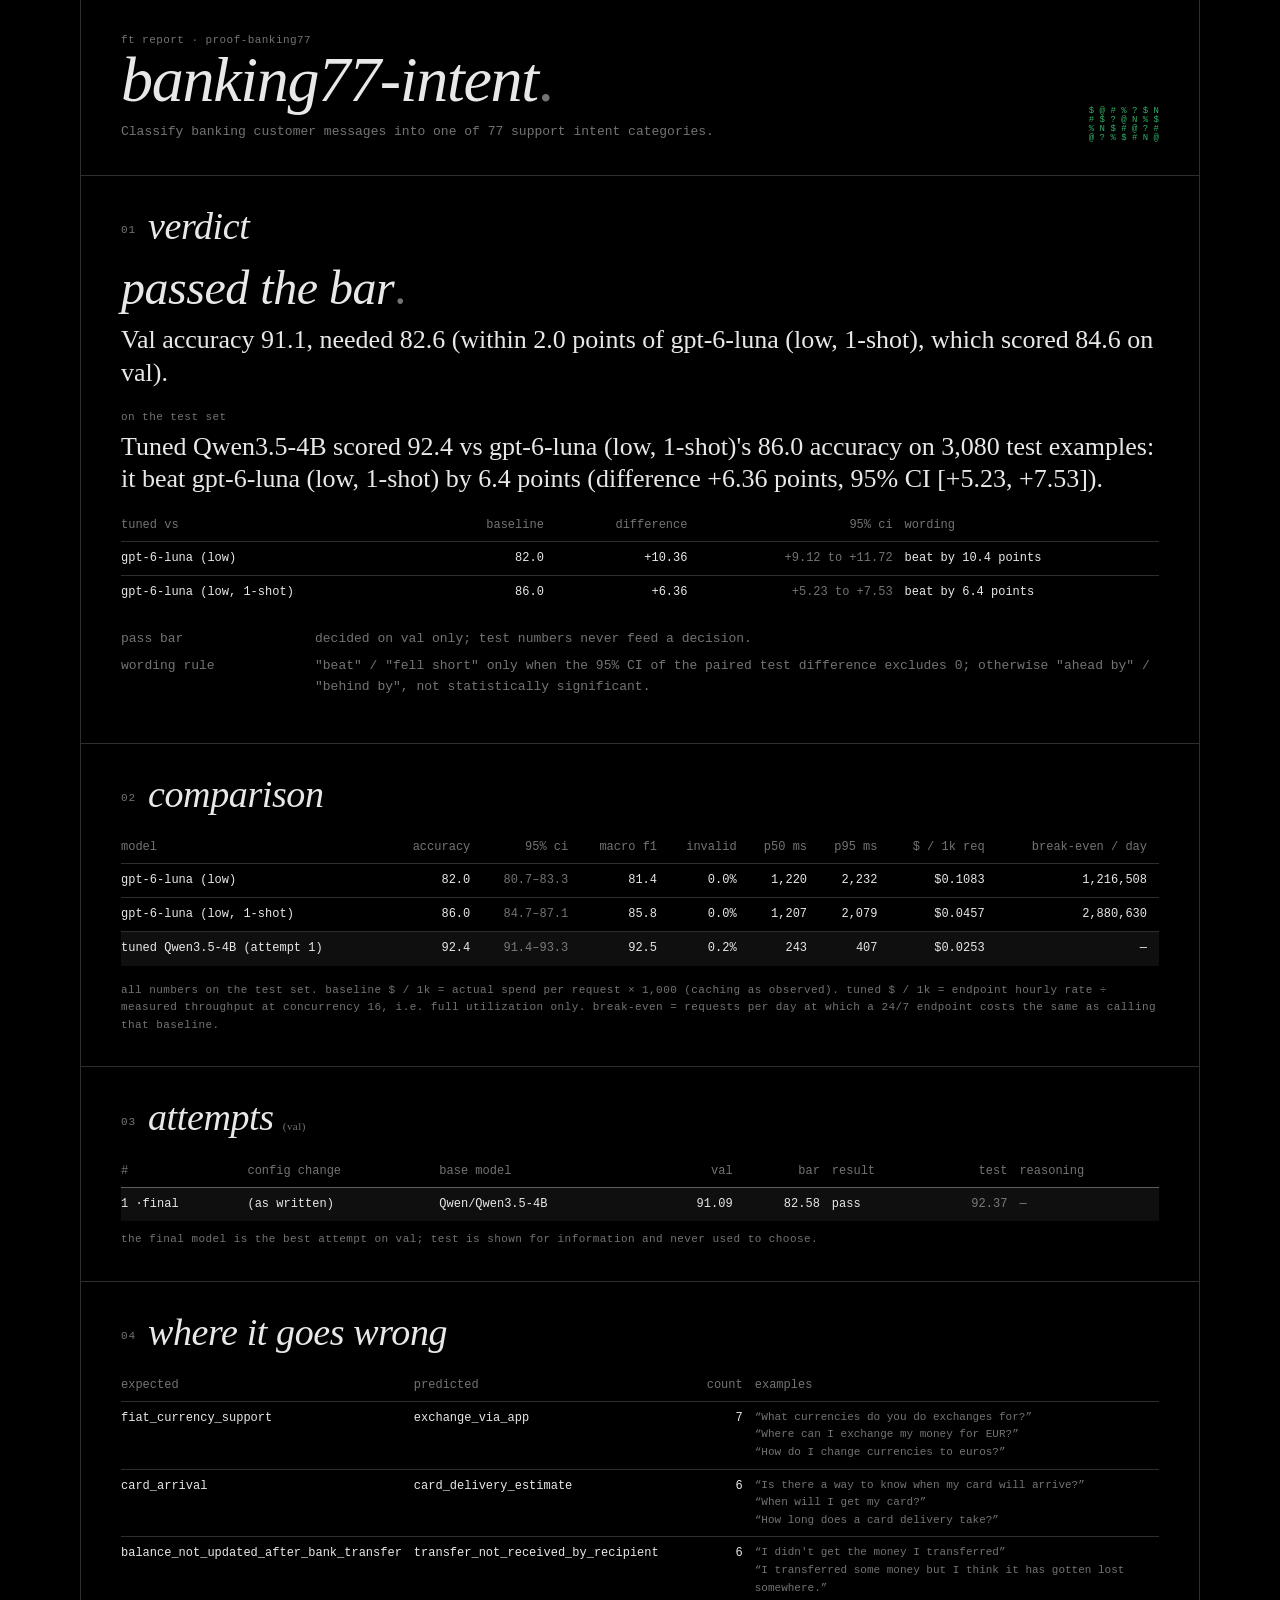
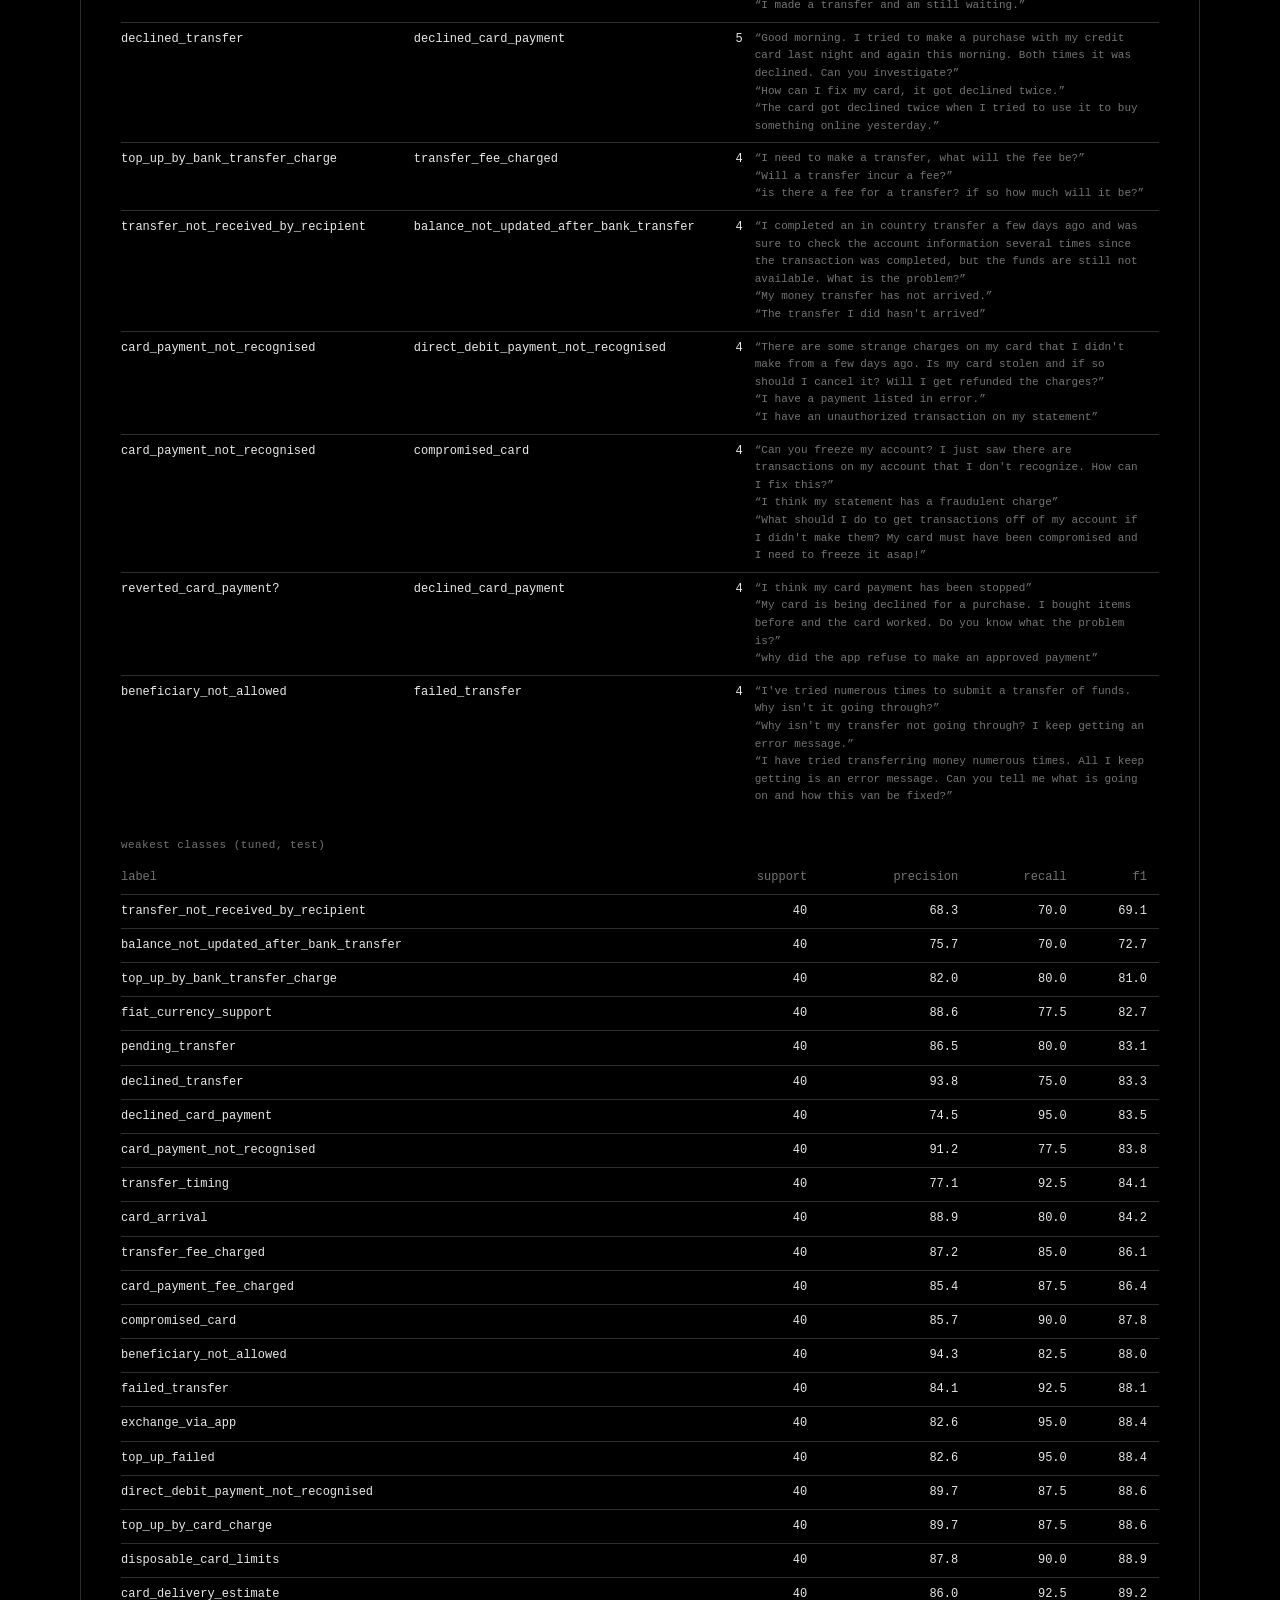
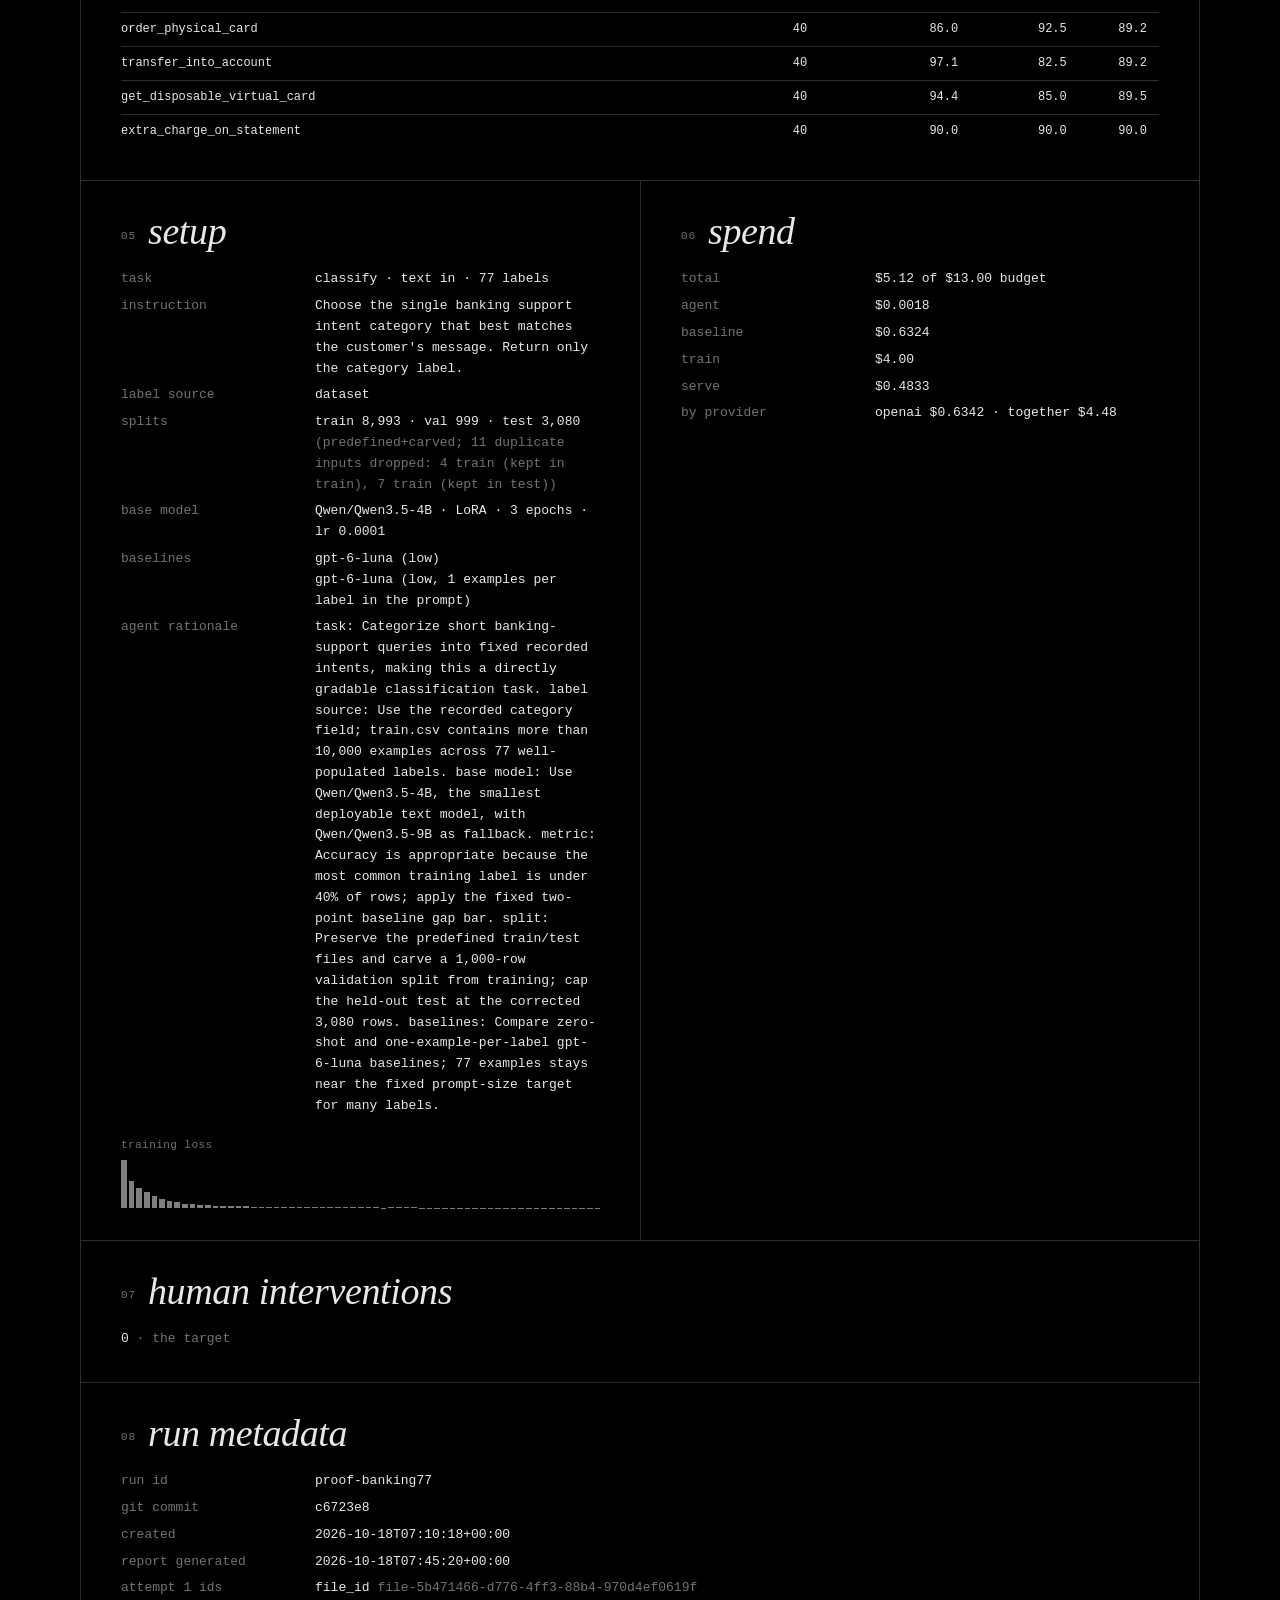
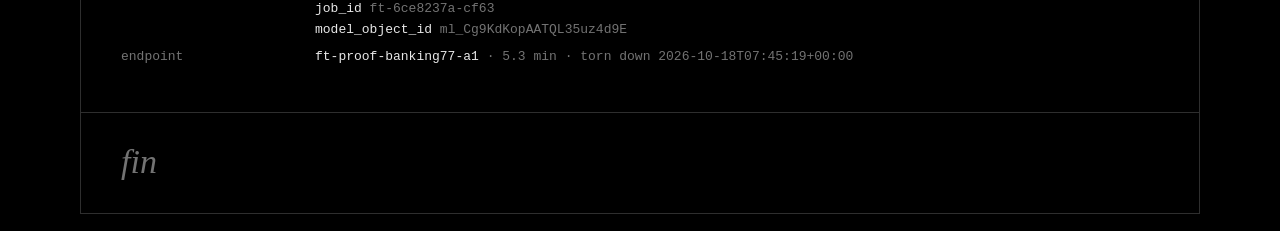
<file: demo/featured/banking77.html>
<!doctype html>
<html lang="en">
<head>
<meta charset="utf-8">
<meta name="viewport" content="width=device-width, initial-scale=1">
<title>banking77-intent report</title>
<style>
  :root {
    --field: #000; --text: #e8e8e8; --dim: rgba(255,255,255,.45); --rule: rgba(255,255,255,.18);
    --wash: rgba(255,255,255,.06); --ascii: #3ddc84;
    --serif: "Instrument Serif", "Iowan Old Style", "Palatino Linotype", Palatino, Georgia, serif;
    --mono: "JetBrains Mono", ui-monospace, "SF Mono", Menlo, Consolas, monospace;
  }
  * { box-sizing: border-box; }
  html, body { margin: 0; background: var(--field); color: var(--text); }
  body { font: 13px/1.6 var(--mono); -webkit-text-size-adjust: 100%; }
  .page { max-width: 1120px; margin: 0 auto; border-left: 1px solid var(--rule); border-right: 1px solid var(--rule); }
  .cell { border-bottom: 1px solid var(--rule); padding: 32px 40px; }
  .head { display: grid; grid-template-columns: 1fr auto; gap: 24px; align-items: end; }
  h1 { font: italic 400 64px/0.95 var(--serif); letter-spacing: -0.02em; margin: 0; }
  h1 em, h2 em { color: var(--dim); font-style: normal; }
  h2 { font: italic 400 38px/0.95 var(--serif); letter-spacing: -0.01em; margin: 0 0 20px; }
  h2 .ix { font: 11px var(--mono); color: var(--dim); letter-spacing: .08em; margin-right: 12px; font-style: normal; vertical-align: middle; }
  .dim { color: var(--dim); }
  .small { font-size: 11px; letter-spacing: .04em; }
  pre.ascii { color: var(--ascii); font: 9px/9px var(--mono); margin: 0; opacity: .8; }
  .banner { border-bottom: 1px solid var(--rule); padding: 10px 40px; background: var(--wash); font-size: 12px; }
  .verdict { font: 400 26px/1.25 var(--serif); margin: 0 0 14px; max-width: 46em; }
  .verdict b { font-weight: 400; font-style: italic; }
  .bar { font: italic 400 48px/1 var(--serif); letter-spacing: -0.01em; margin: 0 0 12px; }
  .bar em { color: var(--dim); font-style: normal; }
  .kv { display: grid; grid-template-columns: 170px 1fr; gap: 6px 24px; }
  .kv dt { color: var(--dim); }
  .kv dd { margin: 0; }
  .scroll { overflow-x: auto; -webkit-overflow-scrolling: touch; }
  table { border-collapse: collapse; width: 100%; font-size: 12px; }
  th { text-align: left; font-weight: 400; color: var(--dim); border-bottom: 1px solid var(--rule); padding: 6px 12px 6px 0; white-space: nowrap; }
  td { border-bottom: 1px solid var(--rule); padding: 7px 12px 7px 0; vertical-align: top; }
  td.n, th.n { text-align: right; font-variant-numeric: tabular-nums; white-space: nowrap; }
  tr.tuned td { background: var(--wash); }
  tr:last-child td { border-bottom: 0; }
  .ex { color: var(--dim); font-size: 11px; display: block; }
  td.nowrap { white-space: nowrap; }
  td.exs { min-width: 260px; }
  code, .code { font-family: var(--mono); white-space: pre-wrap; }
  .grid2 { display: grid; grid-template-columns: 1fr 1fr; }
  .grid2 > .cell + .cell { border-left: 1px solid var(--rule); }
  .bars { display: flex; align-items: flex-end; gap: 2px; height: 48px; }
  .bars span { flex: 1; background: var(--text); opacity: .55; min-width: 2px; }
  .fin { font: italic 400 34px/1 var(--serif); color: var(--dim); }
  @media (max-width: 720px) {
    .cell { padding: 24px 16px; }
    .banner { padding: 10px 16px; }
    .head { grid-template-columns: 1fr; }
    .head pre.ascii { display: none; }
    h1 { font-size: 44px; }
    h2 { font-size: 30px; }
    .bar { font-size: 38px; }
    .kv { grid-template-columns: 1fr; gap: 0 0; }
    .kv dd { margin-bottom: 8px; }
    .grid2 { grid-template-columns: 1fr; }
    .grid2 > .cell + .cell { border-left: 0; }
  }
</style>
</head>
<body>
<div class="page">

  <header class="cell head">
    <div>
      <div class="dim small">ft report · proof-banking77</div>
      <h1>banking77-intent<em>.</em></h1>
<div class="dim" style="margin-top:12px">Classify banking customer messages into one of 77 support intent categories.</div>    </div>
<pre class="ascii" aria-hidden="true">$ @ # % ? $ N
# $ ? @ N % $
% N $ # @ ? #
@ ? % $ # N @</pre>
  </header>

  <section class="cell">
    <h2><span class="ix">01</span>verdict</h2>
      <p class="bar">passed the bar<em>.</em></p>
      <p class="verdict">Val accuracy 91.1, needed 82.6 (within 2.0 points of gpt-6-luna (low, 1-shot), which scored 84.6 on val).</p>
      <p class="dim small" style="margin:20px 0 4px">on the test set</p>
      <p class="verdict">Tuned Qwen3.5-4B scored 92.4 vs gpt-6-luna (low, 1-shot)&#39;s 86.0 accuracy on 3,080 test examples: it beat gpt-6-luna (low, 1-shot) by 6.4 points (difference +6.36 points, 95% CI [+5.23, +7.53]).</p>
      <div class="scroll" style="margin:4px 0 20px"><table>
        <thead><tr><th>tuned vs</th><th class="n">baseline</th><th class="n">difference</th><th class="n">95% ci</th><th>wording</th></tr></thead>
        <tbody>
          <tr><td class="nowrap">gpt-6-luna (low)</td><td class="n">82.0</td><td class="n">+10.36</td><td class="n dim">+9.12 to +11.72</td><td>beat by 10.4 points</td></tr>
          <tr><td class="nowrap">gpt-6-luna (low, 1-shot)</td><td class="n">86.0</td><td class="n">+6.36</td><td class="n dim">+5.23 to +7.53</td><td>beat by 6.4 points</td></tr>
        </tbody>
      </table></div>
      <dl class="kv">
        <dt>pass bar</dt>
        <dd class="dim">decided on val only; test numbers never feed a decision.</dd>
        <dt>wording rule</dt>
        <dd class="dim">"beat" / "fell short" only when the 95% CI of the paired test difference excludes 0; otherwise "ahead by" / "behind by", not statistically significant.</dd>
      </dl>
  </section>

  <section class="cell">
    <h2><span class="ix">02</span>comparison</h2>
    <div class="scroll"><table>
      <thead><tr>
        <th>model</th><th class="n">accuracy</th><th class="n">95% ci</th>
<th class="n">macro f1</th>        <th class="n">invalid</th><th class="n">p50 ms</th><th class="n">p95 ms</th>
        <th class="n">$ / 1k req</th><th class="n">break-even / day</th>
      </tr></thead>
      <tbody>
        <tr class="baseline">
          <td class="nowrap">gpt-6-luna (low)</td>
          <td class="n">82.0</td>
          <td class="n dim">80.7–83.3</td>
<td class="n">81.4</td>          <td class="n">0.0%</td>
          <td class="n">1,220</td><td class="n">2,232</td>
          <td class="n">$0.1083</td>
          <td class="n">1,216,508</td>
        </tr>
        <tr class="baseline">
          <td class="nowrap">gpt-6-luna (low, 1-shot)</td>
          <td class="n">86.0</td>
          <td class="n dim">84.7–87.1</td>
<td class="n">85.8</td>          <td class="n">0.0%</td>
          <td class="n">1,207</td><td class="n">2,079</td>
          <td class="n">$0.0457</td>
          <td class="n">2,880,630</td>
        </tr>
        <tr class="tuned">
          <td class="nowrap">tuned Qwen3.5-4B (attempt 1)</td>
          <td class="n">92.4</td>
          <td class="n dim">91.4–93.3</td>
<td class="n">92.5</td>          <td class="n">0.2%</td>
          <td class="n">243</td><td class="n">407</td>
          <td class="n">$0.0253</td>
          <td class="n">—</td>
        </tr>
      </tbody>
    </table></div>
    <p class="dim small" style="margin:16px 0 0">
      all numbers on the test set. baseline $ / 1k = actual spend per request × 1,000 (caching as observed).
      tuned $ / 1k = endpoint hourly rate ÷ measured throughput at concurrency 16, i.e. full utilization only.
      break-even = requests per day at which a 24/7 endpoint costs the same as calling that baseline.
    </p>
  </section>

  <section class="cell">
    <h2><span class="ix">03</span>attempts <em class="small">(val)</em></h2>
    <div class="scroll"><table>
      <thead><tr><th>#</th><th>config change</th><th>base model</th><th class="n">val</th><th class="n">bar</th><th>result</th><th class="n">test</th><th>reasoning</th></tr></thead>
      <tbody>
        <tr class="tuned">
          <td class="nowrap">1 ·final</td>
          <td><span class="code">(as written)</span></td>
          <td class="nowrap">Qwen/Qwen3.5-4B</td>
          <td class="n">91.09</td><td class="n">82.58</td>
          <td>pass</td>
          <td class="n dim">92.37</td>
          <td class="dim">—</td>
        </tr>
      </tbody>
    </table></div>
    <p class="dim small" style="margin:10px 0 0">the final model is the best attempt on val; test is shown for information and never used to choose.</p>
  </section>

  <section class="cell">
    <h2><span class="ix">04</span>where it goes wrong</h2>
    <div class="scroll"><table>
      <thead><tr><th>expected</th><th>predicted</th><th class="n">count</th><th>examples</th></tr></thead>
      <tbody>
        <tr><td>fiat_currency_support</td><td>exchange_via_app</td><td class="n">7</td>
          <td class="exs"><span class="ex">“What currencies do you do exchanges for?”</span><span class="ex">“Where can I exchange my money for EUR?”</span><span class="ex">“How do I change currencies to euros?”</span></td></tr>
        <tr><td>card_arrival</td><td>card_delivery_estimate</td><td class="n">6</td>
          <td class="exs"><span class="ex">“Is there a way to know when my card will arrive?”</span><span class="ex">“When will I get my card?”</span><span class="ex">“How long does a card delivery take?”</span></td></tr>
        <tr><td>balance_not_updated_after_bank_transfer</td><td>transfer_not_received_by_recipient</td><td class="n">6</td>
          <td class="exs"><span class="ex">“I didn&#39;t get the money I transferred”</span><span class="ex">“I transferred some money but I think it has gotten lost somewhere.”</span><span class="ex">“I made a transfer and am still waiting.”</span></td></tr>
        <tr><td>declined_transfer</td><td>declined_card_payment</td><td class="n">5</td>
          <td class="exs"><span class="ex">“Good morning. I tried to make a purchase with my credit card last night and again this morning. Both times it was declined. Can you investigate?”</span><span class="ex">“How can I fix my card, it got declined twice.”</span><span class="ex">“The card got declined twice when I tried to use it to buy something online yesterday.”</span></td></tr>
        <tr><td>top_up_by_bank_transfer_charge</td><td>transfer_fee_charged</td><td class="n">4</td>
          <td class="exs"><span class="ex">“I need to make a transfer, what will the fee be?”</span><span class="ex">“Will a transfer incur a fee?”</span><span class="ex">“is there a fee for a transfer? if so how much will it be?”</span></td></tr>
        <tr><td>transfer_not_received_by_recipient</td><td>balance_not_updated_after_bank_transfer</td><td class="n">4</td>
          <td class="exs"><span class="ex">“I completed an in country transfer a few days ago and was sure to check the account information several times since the transaction was completed, but the funds are still not available. What is the problem?”</span><span class="ex">“My money transfer has not arrived.”</span><span class="ex">“The transfer I did hasn&#39;t arrived”</span></td></tr>
        <tr><td>card_payment_not_recognised</td><td>direct_debit_payment_not_recognised</td><td class="n">4</td>
          <td class="exs"><span class="ex">“There are some strange charges on my card that I didn&#39;t make from a few days ago.  Is my card stolen and if so should I cancel it?  Will I get refunded the charges?”</span><span class="ex">“I have a payment listed in error.”</span><span class="ex">“I have an unauthorized transaction on my statement”</span></td></tr>
        <tr><td>card_payment_not_recognised</td><td>compromised_card</td><td class="n">4</td>
          <td class="exs"><span class="ex">“Can you freeze my account?  I just saw there are transactions on my account that I don&#39;t recognize.  How can I fix this?”</span><span class="ex">“I think my statement has a fraudulent charge”</span><span class="ex">“What should I do to get transactions off of my account if I didn&#39;t make them?  My card must have been compromised and I need to freeze it asap!”</span></td></tr>
        <tr><td>reverted_card_payment?</td><td>declined_card_payment</td><td class="n">4</td>
          <td class="exs"><span class="ex">“I think my card payment has been stopped”</span><span class="ex">“My card is being declined for a purchase. I bought items before and the card worked. Do you know what the problem is?”</span><span class="ex">“why did the app refuse to make an approved payment”</span></td></tr>
        <tr><td>beneficiary_not_allowed</td><td>failed_transfer</td><td class="n">4</td>
          <td class="exs"><span class="ex">“I&#39;ve tried numerous times to submit a transfer of funds. Why isn&#39;t it going through?”</span><span class="ex">“Why isn&#39;t my transfer not going through? I keep getting an error message.”</span><span class="ex">“I have tried transferring money numerous times.  All I keep getting is an error message.  Can you tell me what is going on and how this van be fixed?”</span></td></tr>
      </tbody>
    </table></div>
    <p class="dim small" style="margin:24px 0 8px">weakest classes (tuned, test)</p>
    <div class="scroll"><table>
      <thead><tr><th>label</th><th class="n">support</th><th class="n">precision</th><th class="n">recall</th><th class="n">f1</th></tr></thead>
      <tbody>
        <tr><td>transfer_not_received_by_recipient</td><td class="n">40</td><td class="n">68.3</td><td class="n">70.0</td><td class="n">69.1</td></tr>
        <tr><td>balance_not_updated_after_bank_transfer</td><td class="n">40</td><td class="n">75.7</td><td class="n">70.0</td><td class="n">72.7</td></tr>
        <tr><td>top_up_by_bank_transfer_charge</td><td class="n">40</td><td class="n">82.0</td><td class="n">80.0</td><td class="n">81.0</td></tr>
        <tr><td>fiat_currency_support</td><td class="n">40</td><td class="n">88.6</td><td class="n">77.5</td><td class="n">82.7</td></tr>
        <tr><td>pending_transfer</td><td class="n">40</td><td class="n">86.5</td><td class="n">80.0</td><td class="n">83.1</td></tr>
        <tr><td>declined_transfer</td><td class="n">40</td><td class="n">93.8</td><td class="n">75.0</td><td class="n">83.3</td></tr>
        <tr><td>declined_card_payment</td><td class="n">40</td><td class="n">74.5</td><td class="n">95.0</td><td class="n">83.5</td></tr>
        <tr><td>card_payment_not_recognised</td><td class="n">40</td><td class="n">91.2</td><td class="n">77.5</td><td class="n">83.8</td></tr>
        <tr><td>transfer_timing</td><td class="n">40</td><td class="n">77.1</td><td class="n">92.5</td><td class="n">84.1</td></tr>
        <tr><td>card_arrival</td><td class="n">40</td><td class="n">88.9</td><td class="n">80.0</td><td class="n">84.2</td></tr>
        <tr><td>transfer_fee_charged</td><td class="n">40</td><td class="n">87.2</td><td class="n">85.0</td><td class="n">86.1</td></tr>
        <tr><td>card_payment_fee_charged</td><td class="n">40</td><td class="n">85.4</td><td class="n">87.5</td><td class="n">86.4</td></tr>
        <tr><td>compromised_card</td><td class="n">40</td><td class="n">85.7</td><td class="n">90.0</td><td class="n">87.8</td></tr>
        <tr><td>beneficiary_not_allowed</td><td class="n">40</td><td class="n">94.3</td><td class="n">82.5</td><td class="n">88.0</td></tr>
        <tr><td>failed_transfer</td><td class="n">40</td><td class="n">84.1</td><td class="n">92.5</td><td class="n">88.1</td></tr>
        <tr><td>exchange_via_app</td><td class="n">40</td><td class="n">82.6</td><td class="n">95.0</td><td class="n">88.4</td></tr>
        <tr><td>top_up_failed</td><td class="n">40</td><td class="n">82.6</td><td class="n">95.0</td><td class="n">88.4</td></tr>
        <tr><td>direct_debit_payment_not_recognised</td><td class="n">40</td><td class="n">89.7</td><td class="n">87.5</td><td class="n">88.6</td></tr>
        <tr><td>top_up_by_card_charge</td><td class="n">40</td><td class="n">89.7</td><td class="n">87.5</td><td class="n">88.6</td></tr>
        <tr><td>disposable_card_limits</td><td class="n">40</td><td class="n">87.8</td><td class="n">90.0</td><td class="n">88.9</td></tr>
        <tr><td>card_delivery_estimate</td><td class="n">40</td><td class="n">86.0</td><td class="n">92.5</td><td class="n">89.2</td></tr>
        <tr><td>order_physical_card</td><td class="n">40</td><td class="n">86.0</td><td class="n">92.5</td><td class="n">89.2</td></tr>
        <tr><td>transfer_into_account</td><td class="n">40</td><td class="n">97.1</td><td class="n">82.5</td><td class="n">89.2</td></tr>
        <tr><td>get_disposable_virtual_card</td><td class="n">40</td><td class="n">94.4</td><td class="n">85.0</td><td class="n">89.5</td></tr>
        <tr><td>extra_charge_on_statement</td><td class="n">40</td><td class="n">90.0</td><td class="n">90.0</td><td class="n">90.0</td></tr>
      </tbody>
    </table></div>
  </section>


  <div class="grid2">
    <section class="cell">
      <h2><span class="ix">05</span>setup</h2>
      <dl class="kv">
        <dt>task</dt><dd>classify · text in · 77 labels</dd>
        <dt>instruction</dt><dd>Choose the single banking support intent category that best matches the customer&#39;s message. Return only the category label.</dd>
        <dt>label source</dt><dd>dataset</dd>
        <dt>splits</dt><dd>train 8,993 · val 999 · test 3,080 <span class="dim">(predefined+carved; 11 duplicate inputs dropped: 4 train (kept in train), 7 train (kept in test))</span></dd>
        <dt>base model</dt><dd>Qwen/Qwen3.5-4B · LoRA · 3 epochs · lr 0.0001</dd>
        <dt>baselines</dt><dd>gpt-6-luna (low)<br>gpt-6-luna (low, 1 examples per label in the prompt)</dd>
<dt>agent rationale</dt><dd>task: Categorize short banking-support queries into fixed recorded intents, making this a directly gradable classification task. label source: Use the recorded category field; train.csv contains more than 10,000 examples across 77 well-populated labels. base model: Use Qwen/Qwen3.5-4B, the smallest deployable text model, with Qwen/Qwen3.5-9B as fallback. metric: Accuracy is appropriate because the most common training label is under 40% of rows; apply the fixed two-point baseline gap bar. split: Preserve the predefined train/test files and carve a 1,000-row validation split from training; cap the held-out test at the corrected 3,080 rows. baselines: Compare zero-shot and one-example-per-label gpt-6-luna baselines; 77 examples stays near the fixed prompt-size target for many labels. </dd>      </dl>
      <p class="dim small" style="margin:20px 0 6px">training loss</p>
      <div class="bars"><span style="height:100.0%"></span><span style="height:57.5%"></span><span style="height:42.5%"></span><span style="height:34.0%"></span><span style="height:25.4%"></span><span style="height:20.0%"></span><span style="height:15.4%"></span><span style="height:12.6%"></span><span style="height:8.3%"></span><span style="height:8.8%"></span><span style="height:6.1%"></span><span style="height:5.7%"></span><span style="height:4.8%"></span><span style="height:4.3%"></span><span style="height:4.5%"></span><span style="height:4.1%"></span><span style="height:3.5%"></span><span style="height:3.4%"></span><span style="height:3.1%"></span><span style="height:2.8%"></span><span style="height:3.0%"></span><span style="height:2.3%"></span><span style="height:3.0%"></span><span style="height:2.5%"></span><span style="height:1.9%"></span><span style="height:2.0%"></span><span style="height:2.7%"></span><span style="height:1.6%"></span><span style="height:2.1%"></span><span style="height:1.5%"></span><span style="height:1.7%"></span><span style="height:1.4%"></span><span style="height:1.9%"></span><span style="height:1.5%"></span><span style="height:1.2%"></span><span style="height:1.7%"></span><span style="height:1.4%"></span><span style="height:1.5%"></span><span style="height:1.4%"></span><span style="height:1.3%"></span><span style="height:1.1%"></span><span style="height:0.7%"></span><span style="height:0.7%"></span><span style="height:1.2%"></span><span style="height:1.2%"></span><span style="height:0.9%"></span><span style="height:1.1%"></span><span style="height:1.2%"></span><span style="height:0.6%"></span><span style="height:1.2%"></span><span style="height:0.6%"></span><span style="height:1.0%"></span><span style="height:0.8%"></span><span style="height:1.1%"></span><span style="height:0.9%"></span><span style="height:0.7%"></span><span style="height:1.0%"></span><span style="height:0.8%"></span><span style="height:1.0%"></span><span style="height:0.8%"></span><span style="height:0.8%"></span><span style="height:0.9%"></span><span style="height:0.5%"></span></div>
    </section>
    <section class="cell">
      <h2><span class="ix">06</span>spend</h2>
      <dl class="kv">
        <dt>total</dt><dd>$5.12 of $13.00 budget</dd>
<dt>agent</dt><dd>$0.0018</dd><dt>baseline</dt><dd>$0.6324</dd><dt>train</dt><dd>$4.00</dd><dt>serve</dt><dd>$0.4833</dd>        <dt>by provider</dt><dd>openai $0.6342 · together $4.48</dd>
      </dl>
    </section>
  </div>


  <section class="cell">
    <h2><span class="ix">07</span>human interventions</h2>
    <p style="margin:0">0 <span class="dim">· the target</span></p>
  </section>

  <section class="cell">
    <h2><span class="ix">08</span>run metadata</h2>
    <dl class="kv">
      <dt>run id</dt><dd>proof-banking77</dd>
      <dt>git commit</dt><dd>c6723e8</dd>
      <dt>created</dt><dd>2026-10-18T07:10:18+00:00</dd>
      <dt>report generated</dt><dd>2026-10-18T07:45:20+00:00</dd>
      <dt>attempt 1 ids</dt><dd>file_id <span class="dim">file-5b471466-d776-4ff3-88b4-970d4ef0619f</span><br>job_id <span class="dim">ft-6ce8237a-cf63</span><br>model_object_id <span class="dim">ml_Cg9KdKopAATQL35uz4d9E</span></dd>
      <dt>endpoint</dt><dd>ft-proof-banking77-a1 <span class="dim">· 5.3 min · torn down 2026-10-18T07:45:19+00:00</span></dd>
    </dl>
  </section>

  <footer class="cell"><span class="fin">fin</span></footer>
</div>
</body>
</html>
</file>
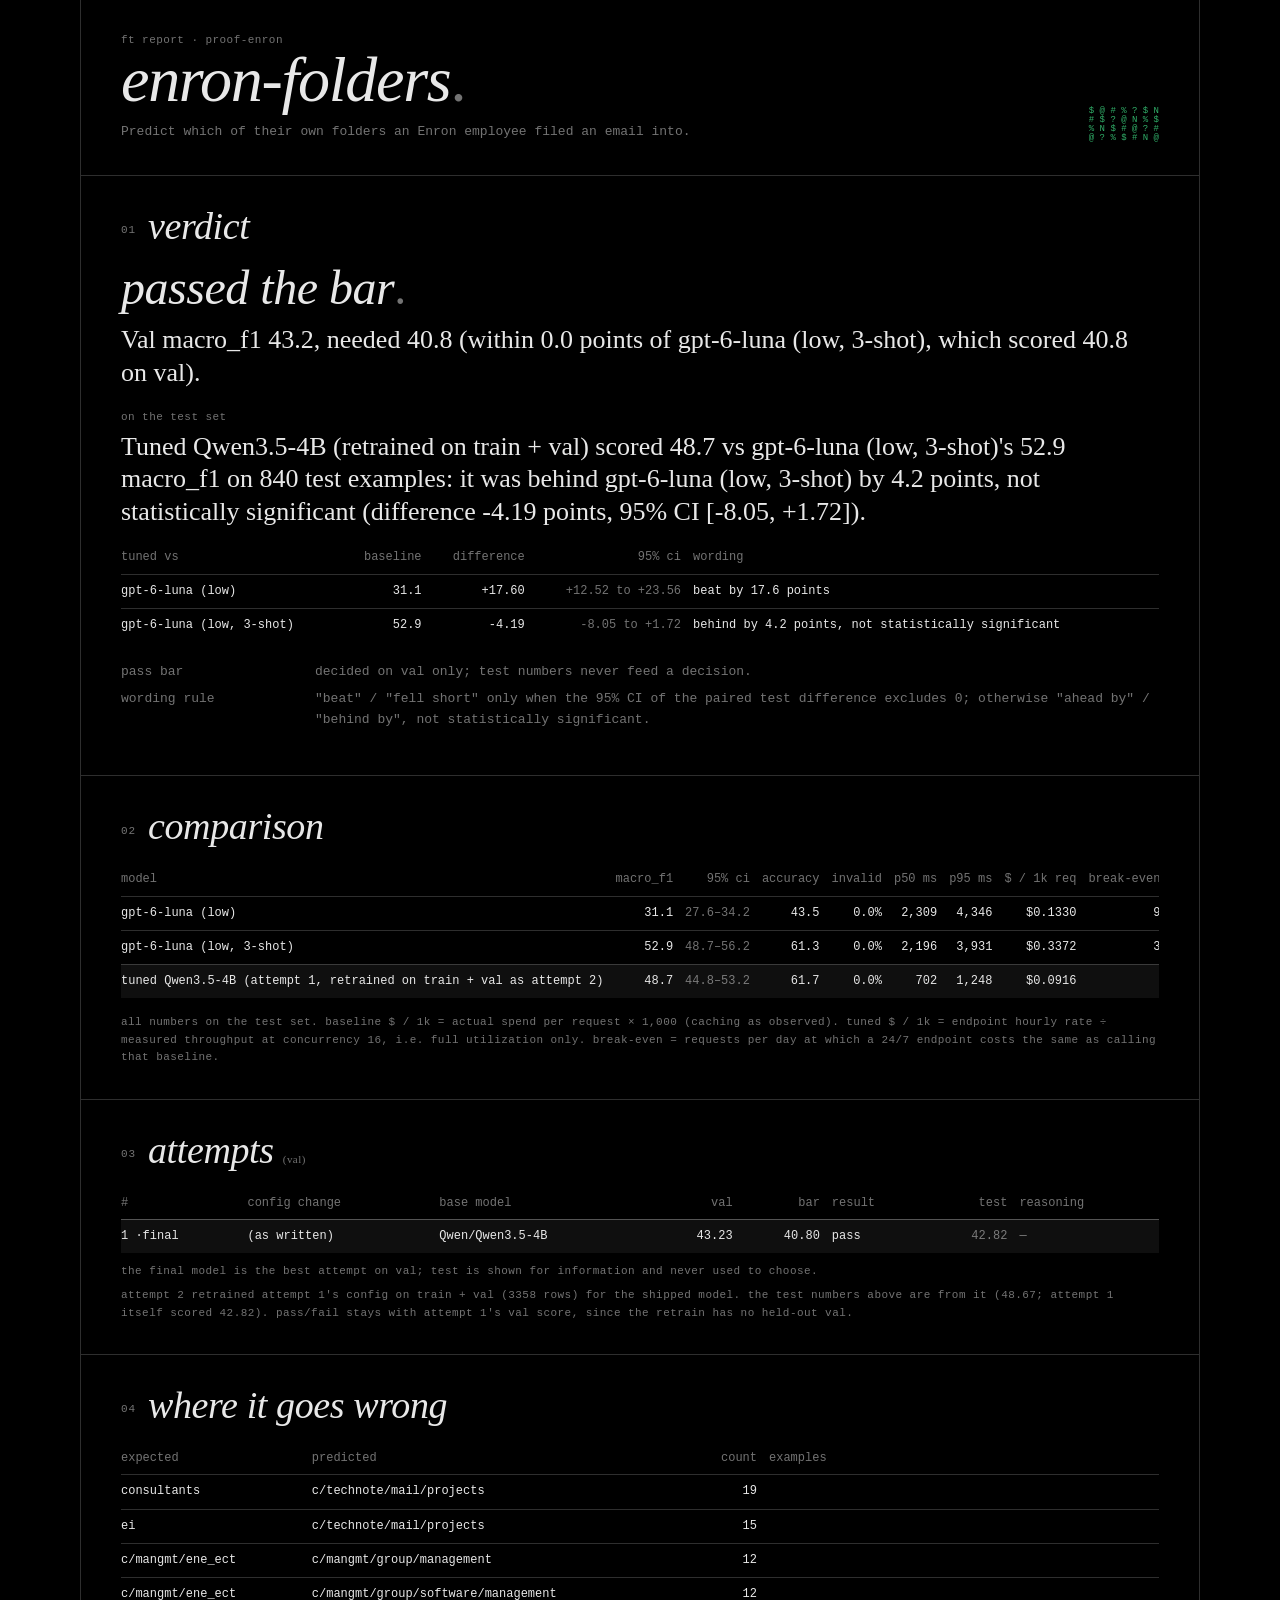
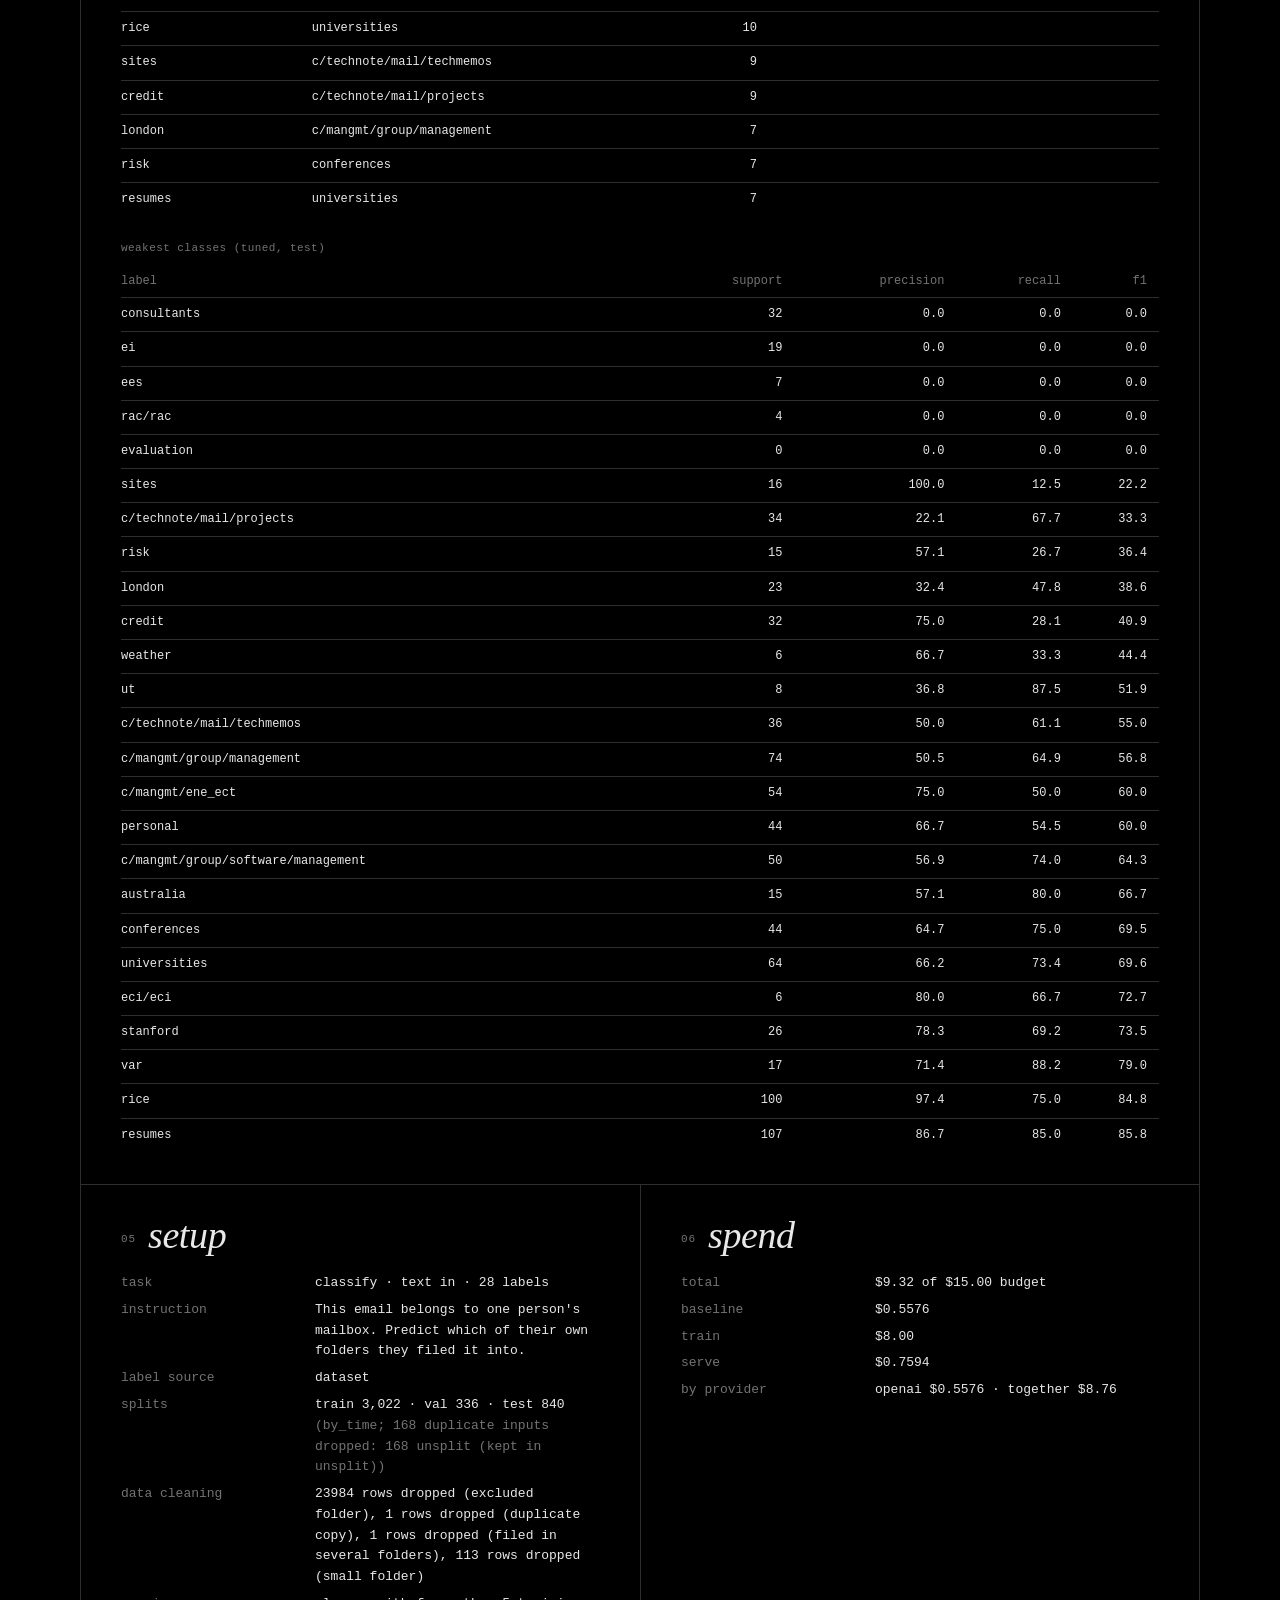
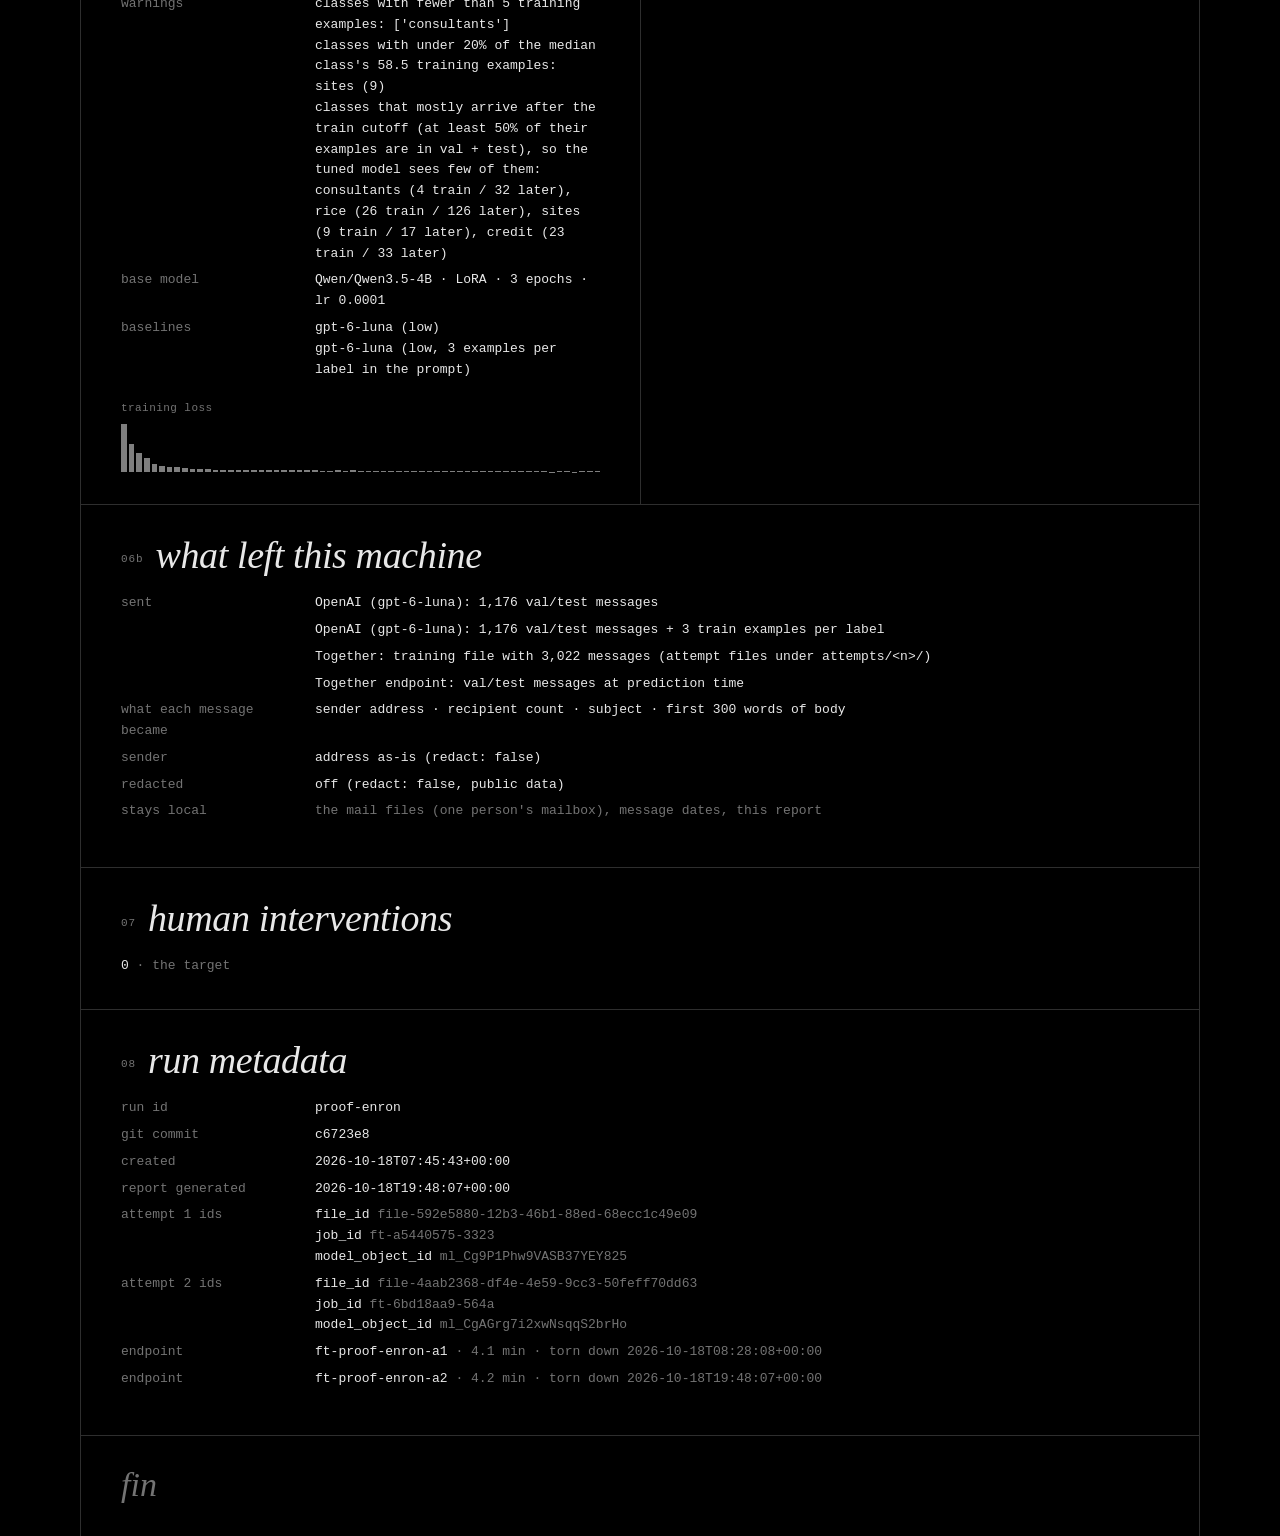
<file: demo/featured/email.html>
<!doctype html>
<html lang="en">
<head>
<meta charset="utf-8">
<meta name="viewport" content="width=device-width, initial-scale=1">
<title>enron-folders report</title>
<style>
  :root {
    --field: #000; --text: #e8e8e8; --dim: rgba(255,255,255,.45); --rule: rgba(255,255,255,.18);
    --wash: rgba(255,255,255,.06); --ascii: #3ddc84;
    --serif: "Instrument Serif", "Iowan Old Style", "Palatino Linotype", Palatino, Georgia, serif;
    --mono: "JetBrains Mono", ui-monospace, "SF Mono", Menlo, Consolas, monospace;
  }
  * { box-sizing: border-box; }
  html, body { margin: 0; background: var(--field); color: var(--text); }
  body { font: 13px/1.6 var(--mono); -webkit-text-size-adjust: 100%; }
  .page { max-width: 1120px; margin: 0 auto; border-left: 1px solid var(--rule); border-right: 1px solid var(--rule); }
  .cell { border-bottom: 1px solid var(--rule); padding: 32px 40px; }
  .head { display: grid; grid-template-columns: 1fr auto; gap: 24px; align-items: end; }
  h1 { font: italic 400 64px/0.95 var(--serif); letter-spacing: -0.02em; margin: 0; }
  h1 em, h2 em { color: var(--dim); font-style: normal; }
  h2 { font: italic 400 38px/0.95 var(--serif); letter-spacing: -0.01em; margin: 0 0 20px; }
  h2 .ix { font: 11px var(--mono); color: var(--dim); letter-spacing: .08em; margin-right: 12px; font-style: normal; vertical-align: middle; }
  .dim { color: var(--dim); }
  .small { font-size: 11px; letter-spacing: .04em; }
  pre.ascii { color: var(--ascii); font: 9px/9px var(--mono); margin: 0; opacity: .8; }
  .banner { border-bottom: 1px solid var(--rule); padding: 10px 40px; background: var(--wash); font-size: 12px; }
  .verdict { font: 400 26px/1.25 var(--serif); margin: 0 0 14px; max-width: 46em; }
  .verdict b { font-weight: 400; font-style: italic; }
  .bar { font: italic 400 48px/1 var(--serif); letter-spacing: -0.01em; margin: 0 0 12px; }
  .bar em { color: var(--dim); font-style: normal; }
  .kv { display: grid; grid-template-columns: 170px 1fr; gap: 6px 24px; }
  .kv dt { color: var(--dim); }
  .kv dd { margin: 0; }
  .scroll { overflow-x: auto; -webkit-overflow-scrolling: touch; }
  table { border-collapse: collapse; width: 100%; font-size: 12px; }
  th { text-align: left; font-weight: 400; color: var(--dim); border-bottom: 1px solid var(--rule); padding: 6px 12px 6px 0; white-space: nowrap; }
  td { border-bottom: 1px solid var(--rule); padding: 7px 12px 7px 0; vertical-align: top; }
  td.n, th.n { text-align: right; font-variant-numeric: tabular-nums; white-space: nowrap; }
  tr.tuned td { background: var(--wash); }
  tr:last-child td { border-bottom: 0; }
  .ex { color: var(--dim); font-size: 11px; display: block; }
  td.nowrap { white-space: nowrap; }
  td.exs { min-width: 260px; }
  code, .code { font-family: var(--mono); white-space: pre-wrap; }
  .grid2 { display: grid; grid-template-columns: 1fr 1fr; }
  .grid2 > .cell + .cell { border-left: 1px solid var(--rule); }
  .bars { display: flex; align-items: flex-end; gap: 2px; height: 48px; }
  .bars span { flex: 1; background: var(--text); opacity: .55; min-width: 2px; }
  .fin { font: italic 400 34px/1 var(--serif); color: var(--dim); }
  @media (max-width: 720px) {
    .cell { padding: 24px 16px; }
    .banner { padding: 10px 16px; }
    .head { grid-template-columns: 1fr; }
    .head pre.ascii { display: none; }
    h1 { font-size: 44px; }
    h2 { font-size: 30px; }
    .bar { font-size: 38px; }
    .kv { grid-template-columns: 1fr; gap: 0 0; }
    .kv dd { margin-bottom: 8px; }
    .grid2 { grid-template-columns: 1fr; }
    .grid2 > .cell + .cell { border-left: 0; }
  }
</style>
</head>
<body>
<div class="page">

  <header class="cell head">
    <div>
      <div class="dim small">ft report · proof-enron</div>
      <h1>enron-folders<em>.</em></h1>
<div class="dim" style="margin-top:12px">Predict which of their own folders an Enron employee filed an email into.</div>    </div>
<pre class="ascii" aria-hidden="true">$ @ # % ? $ N
# $ ? @ N % $
% N $ # @ ? #
@ ? % $ # N @</pre>
  </header>

  <section class="cell">
    <h2><span class="ix">01</span>verdict</h2>
      <p class="bar">passed the bar<em>.</em></p>
      <p class="verdict">Val macro_f1 43.2, needed 40.8 (within 0.0 points of gpt-6-luna (low, 3-shot), which scored 40.8 on val).</p>
      <p class="dim small" style="margin:20px 0 4px">on the test set</p>
      <p class="verdict">Tuned Qwen3.5-4B (retrained on train + val) scored 48.7 vs gpt-6-luna (low, 3-shot)&#39;s 52.9 macro_f1 on 840 test examples: it was behind gpt-6-luna (low, 3-shot) by 4.2 points, not statistically significant (difference -4.19 points, 95% CI [-8.05, +1.72]).</p>
      <div class="scroll" style="margin:4px 0 20px"><table>
        <thead><tr><th>tuned vs</th><th class="n">baseline</th><th class="n">difference</th><th class="n">95% ci</th><th>wording</th></tr></thead>
        <tbody>
          <tr><td class="nowrap">gpt-6-luna (low)</td><td class="n">31.1</td><td class="n">+17.60</td><td class="n dim">+12.52 to +23.56</td><td>beat by 17.6 points</td></tr>
          <tr><td class="nowrap">gpt-6-luna (low, 3-shot)</td><td class="n">52.9</td><td class="n">-4.19</td><td class="n dim">-8.05 to +1.72</td><td>behind by 4.2 points, not statistically significant</td></tr>
        </tbody>
      </table></div>
      <dl class="kv">
        <dt>pass bar</dt>
        <dd class="dim">decided on val only; test numbers never feed a decision.</dd>
        <dt>wording rule</dt>
        <dd class="dim">"beat" / "fell short" only when the 95% CI of the paired test difference excludes 0; otherwise "ahead by" / "behind by", not statistically significant.</dd>
      </dl>
  </section>

  <section class="cell">
    <h2><span class="ix">02</span>comparison</h2>
    <div class="scroll"><table>
      <thead><tr>
        <th>model</th><th class="n">macro_f1</th><th class="n">95% ci</th>
<th class="n">accuracy</th>        <th class="n">invalid</th><th class="n">p50 ms</th><th class="n">p95 ms</th>
        <th class="n">$ / 1k req</th><th class="n">break-even / day</th>
      </tr></thead>
      <tbody>
        <tr class="baseline">
          <td class="nowrap">gpt-6-luna (low)</td>
          <td class="n">31.1</td>
          <td class="n dim">27.6–34.2</td>
<td class="n">43.5</td>          <td class="n">0.0%</td>
          <td class="n">2,309</td><td class="n">4,346</td>
          <td class="n">$0.1330</td>
          <td class="n">990,900</td>
        </tr>
        <tr class="baseline">
          <td class="nowrap">gpt-6-luna (low, 3-shot)</td>
          <td class="n">52.9</td>
          <td class="n dim">48.7–56.2</td>
<td class="n">61.3</td>          <td class="n">0.0%</td>
          <td class="n">2,196</td><td class="n">3,931</td>
          <td class="n">$0.3372</td>
          <td class="n">390,771</td>
        </tr>
        <tr class="tuned">
          <td class="nowrap">tuned Qwen3.5-4B (attempt 1, retrained on train + val as attempt 2)</td>
          <td class="n">48.7</td>
          <td class="n dim">44.8–53.2</td>
<td class="n">61.7</td>          <td class="n">0.0%</td>
          <td class="n">702</td><td class="n">1,248</td>
          <td class="n">$0.0916</td>
          <td class="n">—</td>
        </tr>
      </tbody>
    </table></div>
    <p class="dim small" style="margin:16px 0 0">
      all numbers on the test set. baseline $ / 1k = actual spend per request × 1,000 (caching as observed).
      tuned $ / 1k = endpoint hourly rate ÷ measured throughput at concurrency 16, i.e. full utilization only.
      break-even = requests per day at which a 24/7 endpoint costs the same as calling that baseline.
    </p>
  </section>

  <section class="cell">
    <h2><span class="ix">03</span>attempts <em class="small">(val)</em></h2>
    <div class="scroll"><table>
      <thead><tr><th>#</th><th>config change</th><th>base model</th><th class="n">val</th><th class="n">bar</th><th>result</th><th class="n">test</th><th>reasoning</th></tr></thead>
      <tbody>
        <tr class="tuned">
          <td class="nowrap">1 ·final</td>
          <td><span class="code">(as written)</span></td>
          <td class="nowrap">Qwen/Qwen3.5-4B</td>
          <td class="n">43.23</td><td class="n">40.80</td>
          <td>pass</td>
          <td class="n dim">42.82</td>
          <td class="dim">—</td>
        </tr>
      </tbody>
    </table></div>
    <p class="dim small" style="margin:10px 0 0">the final model is the best attempt on val; test is shown for information and never used to choose.</p>
<p class="dim small" style="margin:6px 0 0">attempt 2 retrained attempt 1's config on train + val (3358 rows) for the shipped model. the test numbers above are from it (48.67; attempt 1 itself scored 42.82). pass/fail stays with attempt 1's val score, since the retrain has no held-out val.</p>  </section>

  <section class="cell">
    <h2><span class="ix">04</span>where it goes wrong</h2>
    <div class="scroll"><table>
      <thead><tr><th>expected</th><th>predicted</th><th class="n">count</th><th>examples</th></tr></thead>
      <tbody>
        <tr><td>consultants</td><td>c/technote/mail/projects</td><td class="n">19</td>
          <td class="exs"></td></tr>
        <tr><td>ei</td><td>c/technote/mail/projects</td><td class="n">15</td>
          <td class="exs"></td></tr>
        <tr><td>c/mangmt/ene_ect</td><td>c/mangmt/group/management</td><td class="n">12</td>
          <td class="exs"></td></tr>
        <tr><td>c/mangmt/ene_ect</td><td>c/mangmt/group/software/management</td><td class="n">12</td>
          <td class="exs"></td></tr>
        <tr><td>rice</td><td>universities</td><td class="n">10</td>
          <td class="exs"></td></tr>
        <tr><td>sites</td><td>c/technote/mail/techmemos</td><td class="n">9</td>
          <td class="exs"></td></tr>
        <tr><td>credit</td><td>c/technote/mail/projects</td><td class="n">9</td>
          <td class="exs"></td></tr>
        <tr><td>london</td><td>c/mangmt/group/management</td><td class="n">7</td>
          <td class="exs"></td></tr>
        <tr><td>risk</td><td>conferences</td><td class="n">7</td>
          <td class="exs"></td></tr>
        <tr><td>resumes</td><td>universities</td><td class="n">7</td>
          <td class="exs"></td></tr>
      </tbody>
    </table></div>
    <p class="dim small" style="margin:24px 0 8px">weakest classes (tuned, test)</p>
    <div class="scroll"><table>
      <thead><tr><th>label</th><th class="n">support</th><th class="n">precision</th><th class="n">recall</th><th class="n">f1</th></tr></thead>
      <tbody>
        <tr><td>consultants</td><td class="n">32</td><td class="n">0.0</td><td class="n">0.0</td><td class="n">0.0</td></tr>
        <tr><td>ei</td><td class="n">19</td><td class="n">0.0</td><td class="n">0.0</td><td class="n">0.0</td></tr>
        <tr><td>ees</td><td class="n">7</td><td class="n">0.0</td><td class="n">0.0</td><td class="n">0.0</td></tr>
        <tr><td>rac/rac</td><td class="n">4</td><td class="n">0.0</td><td class="n">0.0</td><td class="n">0.0</td></tr>
        <tr><td>evaluation</td><td class="n">0</td><td class="n">0.0</td><td class="n">0.0</td><td class="n">0.0</td></tr>
        <tr><td>sites</td><td class="n">16</td><td class="n">100.0</td><td class="n">12.5</td><td class="n">22.2</td></tr>
        <tr><td>c/technote/mail/projects</td><td class="n">34</td><td class="n">22.1</td><td class="n">67.7</td><td class="n">33.3</td></tr>
        <tr><td>risk</td><td class="n">15</td><td class="n">57.1</td><td class="n">26.7</td><td class="n">36.4</td></tr>
        <tr><td>london</td><td class="n">23</td><td class="n">32.4</td><td class="n">47.8</td><td class="n">38.6</td></tr>
        <tr><td>credit</td><td class="n">32</td><td class="n">75.0</td><td class="n">28.1</td><td class="n">40.9</td></tr>
        <tr><td>weather</td><td class="n">6</td><td class="n">66.7</td><td class="n">33.3</td><td class="n">44.4</td></tr>
        <tr><td>ut</td><td class="n">8</td><td class="n">36.8</td><td class="n">87.5</td><td class="n">51.9</td></tr>
        <tr><td>c/technote/mail/techmemos</td><td class="n">36</td><td class="n">50.0</td><td class="n">61.1</td><td class="n">55.0</td></tr>
        <tr><td>c/mangmt/group/management</td><td class="n">74</td><td class="n">50.5</td><td class="n">64.9</td><td class="n">56.8</td></tr>
        <tr><td>c/mangmt/ene_ect</td><td class="n">54</td><td class="n">75.0</td><td class="n">50.0</td><td class="n">60.0</td></tr>
        <tr><td>personal</td><td class="n">44</td><td class="n">66.7</td><td class="n">54.5</td><td class="n">60.0</td></tr>
        <tr><td>c/mangmt/group/software/management</td><td class="n">50</td><td class="n">56.9</td><td class="n">74.0</td><td class="n">64.3</td></tr>
        <tr><td>australia</td><td class="n">15</td><td class="n">57.1</td><td class="n">80.0</td><td class="n">66.7</td></tr>
        <tr><td>conferences</td><td class="n">44</td><td class="n">64.7</td><td class="n">75.0</td><td class="n">69.5</td></tr>
        <tr><td>universities</td><td class="n">64</td><td class="n">66.2</td><td class="n">73.4</td><td class="n">69.6</td></tr>
        <tr><td>eci/eci</td><td class="n">6</td><td class="n">80.0</td><td class="n">66.7</td><td class="n">72.7</td></tr>
        <tr><td>stanford</td><td class="n">26</td><td class="n">78.3</td><td class="n">69.2</td><td class="n">73.5</td></tr>
        <tr><td>var</td><td class="n">17</td><td class="n">71.4</td><td class="n">88.2</td><td class="n">79.0</td></tr>
        <tr><td>rice</td><td class="n">100</td><td class="n">97.4</td><td class="n">75.0</td><td class="n">84.8</td></tr>
        <tr><td>resumes</td><td class="n">107</td><td class="n">86.7</td><td class="n">85.0</td><td class="n">85.8</td></tr>
      </tbody>
    </table></div>
  </section>


  <div class="grid2">
    <section class="cell">
      <h2><span class="ix">05</span>setup</h2>
      <dl class="kv">
        <dt>task</dt><dd>classify · text in · 28 labels</dd>
        <dt>instruction</dt><dd>This email belongs to one person&#39;s mailbox. Predict which of their own folders they filed it into.</dd>
        <dt>label source</dt><dd>dataset</dd>
        <dt>splits</dt><dd>train 3,022 · val 336 · test 840 <span class="dim">(by_time; 168 duplicate inputs dropped: 168 unsplit (kept in unsplit))</span></dd>
        <dt>data cleaning</dt><dd>23984 rows dropped (excluded folder), 1 rows dropped (duplicate copy), 1 rows dropped (filed in several folders), 113 rows dropped (small folder)</dd>
<dt>warnings</dt><dd>classes with fewer than 5 training examples: [&#39;consultants&#39;]<br>classes with under 20% of the median class&#39;s 58.5 training examples: sites (9)<br>classes that mostly arrive after the train cutoff (at least 50% of their examples are in val + test), so the tuned model sees few of them: consultants (4 train / 32 later), rice (26 train / 126 later), sites (9 train / 17 later), credit (23 train / 33 later)</dd>        <dt>base model</dt><dd>Qwen/Qwen3.5-4B · LoRA · 3 epochs · lr 0.0001</dd>
        <dt>baselines</dt><dd>gpt-6-luna (low)<br>gpt-6-luna (low, 3 examples per label in the prompt)</dd>
      </dl>
      <p class="dim small" style="margin:20px 0 6px">training loss</p>
      <div class="bars"><span style="height:100.0%"></span><span style="height:57.4%"></span><span style="height:40.3%"></span><span style="height:29.4%"></span><span style="height:17.3%"></span><span style="height:13.6%"></span><span style="height:10.5%"></span><span style="height:9.5%"></span><span style="height:7.4%"></span><span style="height:7.3%"></span><span style="height:6.1%"></span><span style="height:5.7%"></span><span style="height:4.5%"></span><span style="height:4.7%"></span><span style="height:4.4%"></span><span style="height:3.8%"></span><span style="height:4.7%"></span><span style="height:3.2%"></span><span style="height:3.9%"></span><span style="height:3.4%"></span><span style="height:3.8%"></span><span style="height:3.5%"></span><span style="height:3.4%"></span><span style="height:3.4%"></span><span style="height:3.2%"></span><span style="height:3.3%"></span><span style="height:2.8%"></span><span style="height:2.7%"></span><span style="height:3.5%"></span><span style="height:3.1%"></span><span style="height:3.2%"></span><span style="height:2.7%"></span><span style="height:2.7%"></span><span style="height:2.5%"></span><span style="height:2.7%"></span><span style="height:1.9%"></span><span style="height:2.0%"></span><span style="height:2.3%"></span><span style="height:1.6%"></span><span style="height:2.0%"></span><span style="height:1.7%"></span><span style="height:2.2%"></span><span style="height:2.2%"></span><span style="height:1.9%"></span><span style="height:1.9%"></span><span style="height:2.0%"></span><span style="height:2.0%"></span><span style="height:1.7%"></span><span style="height:1.6%"></span><span style="height:2.5%"></span><span style="height:1.9%"></span><span style="height:2.1%"></span><span style="height:1.6%"></span><span style="height:1.7%"></span><span style="height:1.5%"></span><span style="height:1.9%"></span><span style="height:1.1%"></span><span style="height:1.2%"></span><span style="height:1.6%"></span><span style="height:0.9%"></span><span style="height:1.4%"></span><span style="height:1.2%"></span><span style="height:1.6%"></span></div>
    </section>
    <section class="cell">
      <h2><span class="ix">06</span>spend</h2>
      <dl class="kv">
        <dt>total</dt><dd>$9.32 of $15.00 budget</dd>
<dt>baseline</dt><dd>$0.5576</dd><dt>train</dt><dd>$8.00</dd><dt>serve</dt><dd>$0.7594</dd>        <dt>by provider</dt><dd>openai $0.5576 · together $8.76</dd>
      </dl>
    </section>
  </div>

  <section class="cell">
    <h2><span class="ix">06b</span>what left this machine</h2>
    <dl class="kv">
<dt>sent</dt><dd>OpenAI (gpt-6-luna): 1,176 val/test messages</dd><dt></dt><dd>OpenAI (gpt-6-luna): 1,176 val/test messages + 3 train examples per label</dd><dt></dt><dd>Together: training file with 3,022 messages (attempt files under attempts/&lt;n&gt;/)</dd><dt></dt><dd>Together endpoint: val/test messages at prediction time</dd>      <dt>what each message became</dt><dd>sender address · recipient count · subject · first 300 words of body</dd>
      <dt>sender</dt><dd>address as-is (redact: false)</dd>
      <dt>redacted</dt><dd>off (redact: false, public data)</dd>
      <dt>stays local</dt><dd class="dim">the mail files (one person&#39;s mailbox), message dates, this report</dd>
    </dl>
  </section>

  <section class="cell">
    <h2><span class="ix">07</span>human interventions</h2>
    <p style="margin:0">0 <span class="dim">· the target</span></p>
  </section>

  <section class="cell">
    <h2><span class="ix">08</span>run metadata</h2>
    <dl class="kv">
      <dt>run id</dt><dd>proof-enron</dd>
      <dt>git commit</dt><dd>c6723e8</dd>
      <dt>created</dt><dd>2026-10-18T07:45:43+00:00</dd>
      <dt>report generated</dt><dd>2026-10-18T19:48:07+00:00</dd>
      <dt>attempt 1 ids</dt><dd>file_id <span class="dim">file-592e5880-12b3-46b1-88ed-68ecc1c49e09</span><br>job_id <span class="dim">ft-a5440575-3323</span><br>model_object_id <span class="dim">ml_Cg9P1Phw9VASB37YEY825</span></dd>
      <dt>attempt 2 ids</dt><dd>file_id <span class="dim">file-4aab2368-df4e-4e59-9cc3-50feff70dd63</span><br>job_id <span class="dim">ft-6bd18aa9-564a</span><br>model_object_id <span class="dim">ml_CgAGrg7i2xwNsqqS2brHo</span></dd>
      <dt>endpoint</dt><dd>ft-proof-enron-a1 <span class="dim">· 4.1 min · torn down 2026-10-18T08:28:08+00:00</span></dd>
      <dt>endpoint</dt><dd>ft-proof-enron-a2 <span class="dim">· 4.2 min · torn down 2026-10-18T19:48:07+00:00</span></dd>
    </dl>
  </section>

  <footer class="cell"><span class="fin">fin</span></footer>
</div>
</body>
</html>
</file>
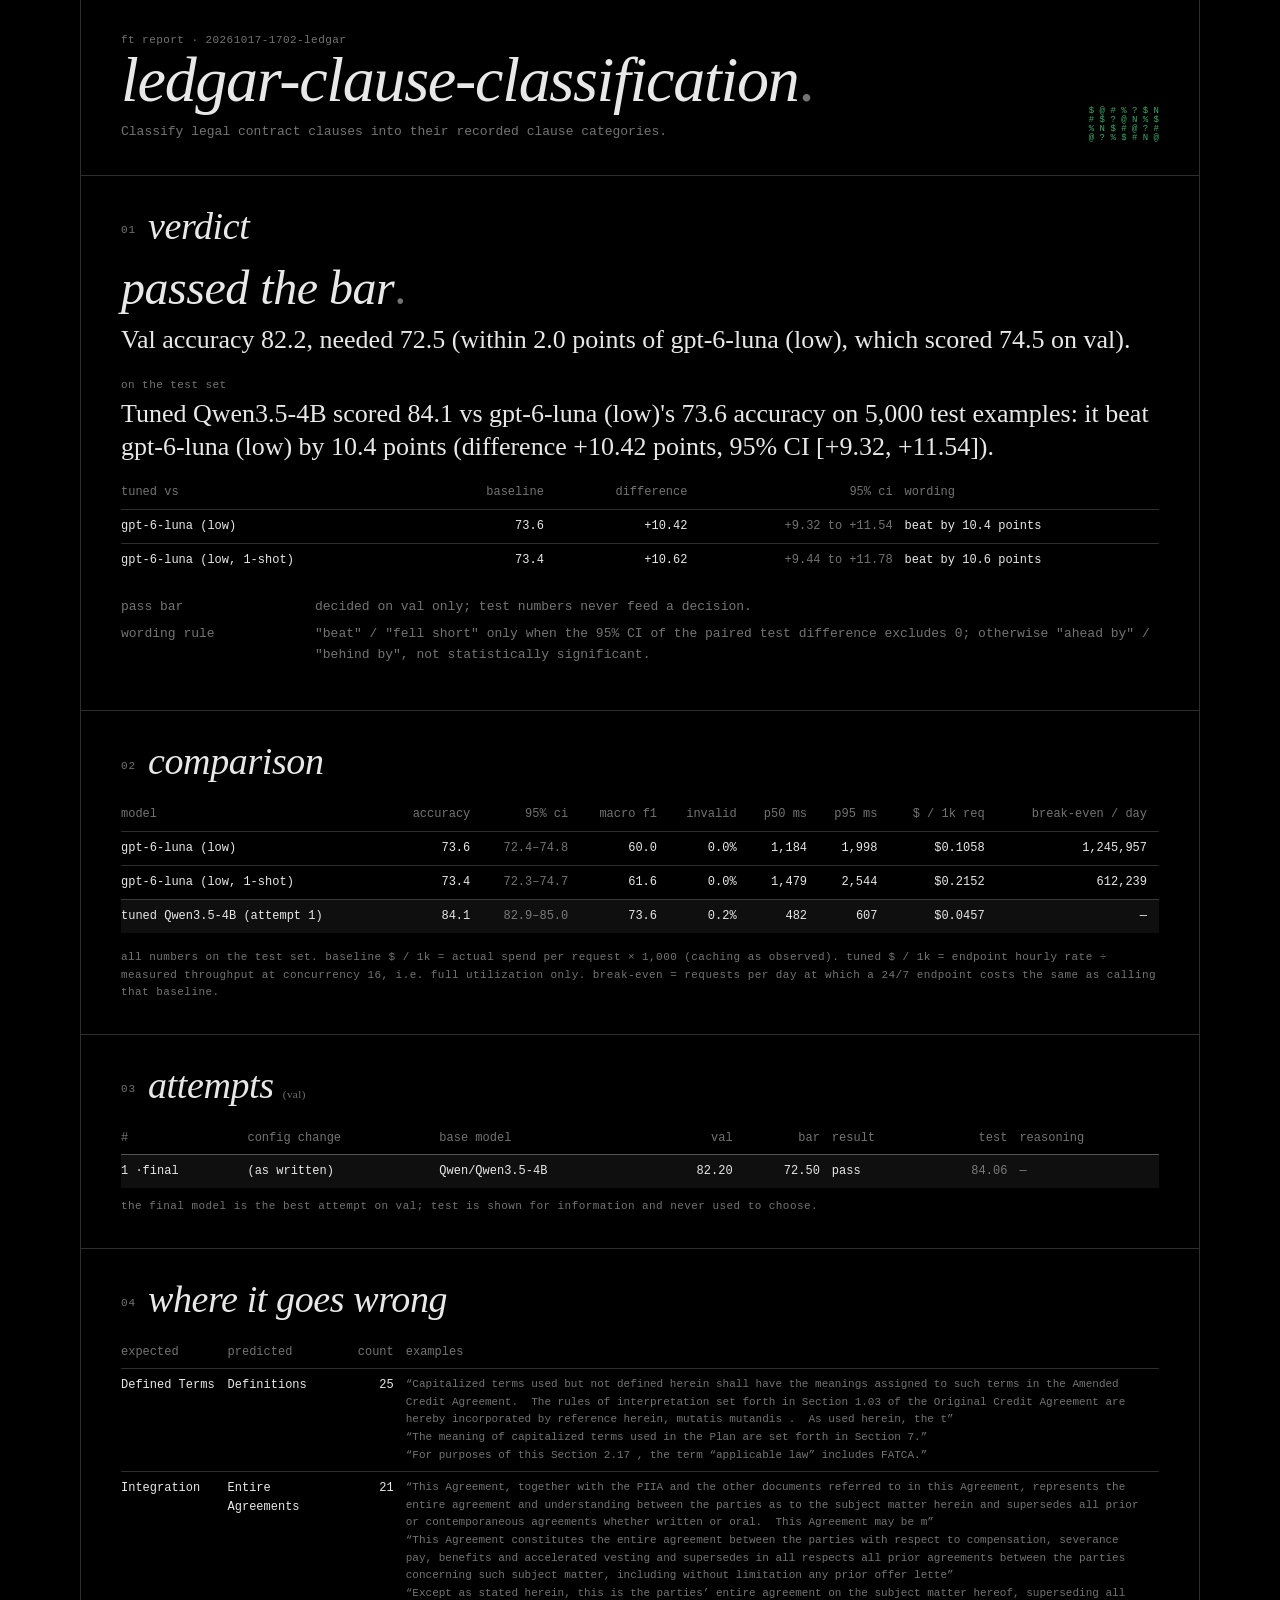
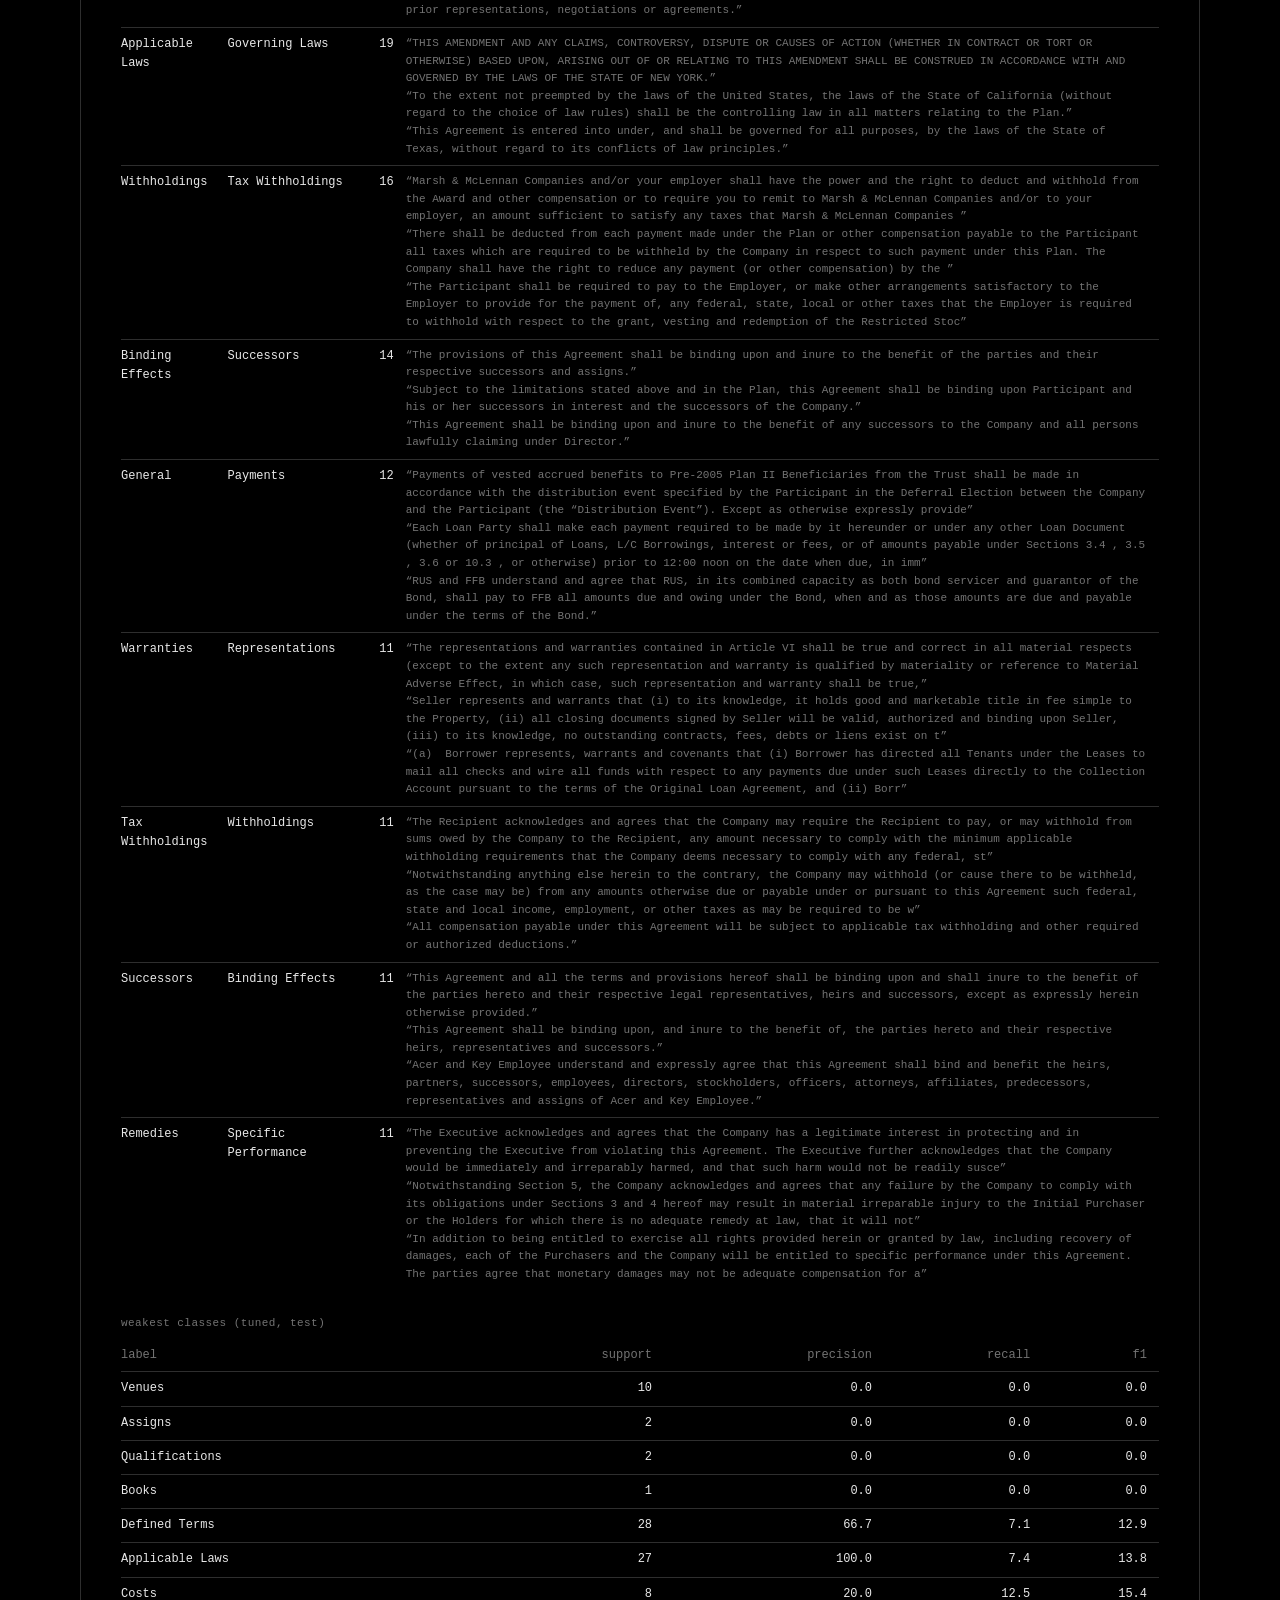
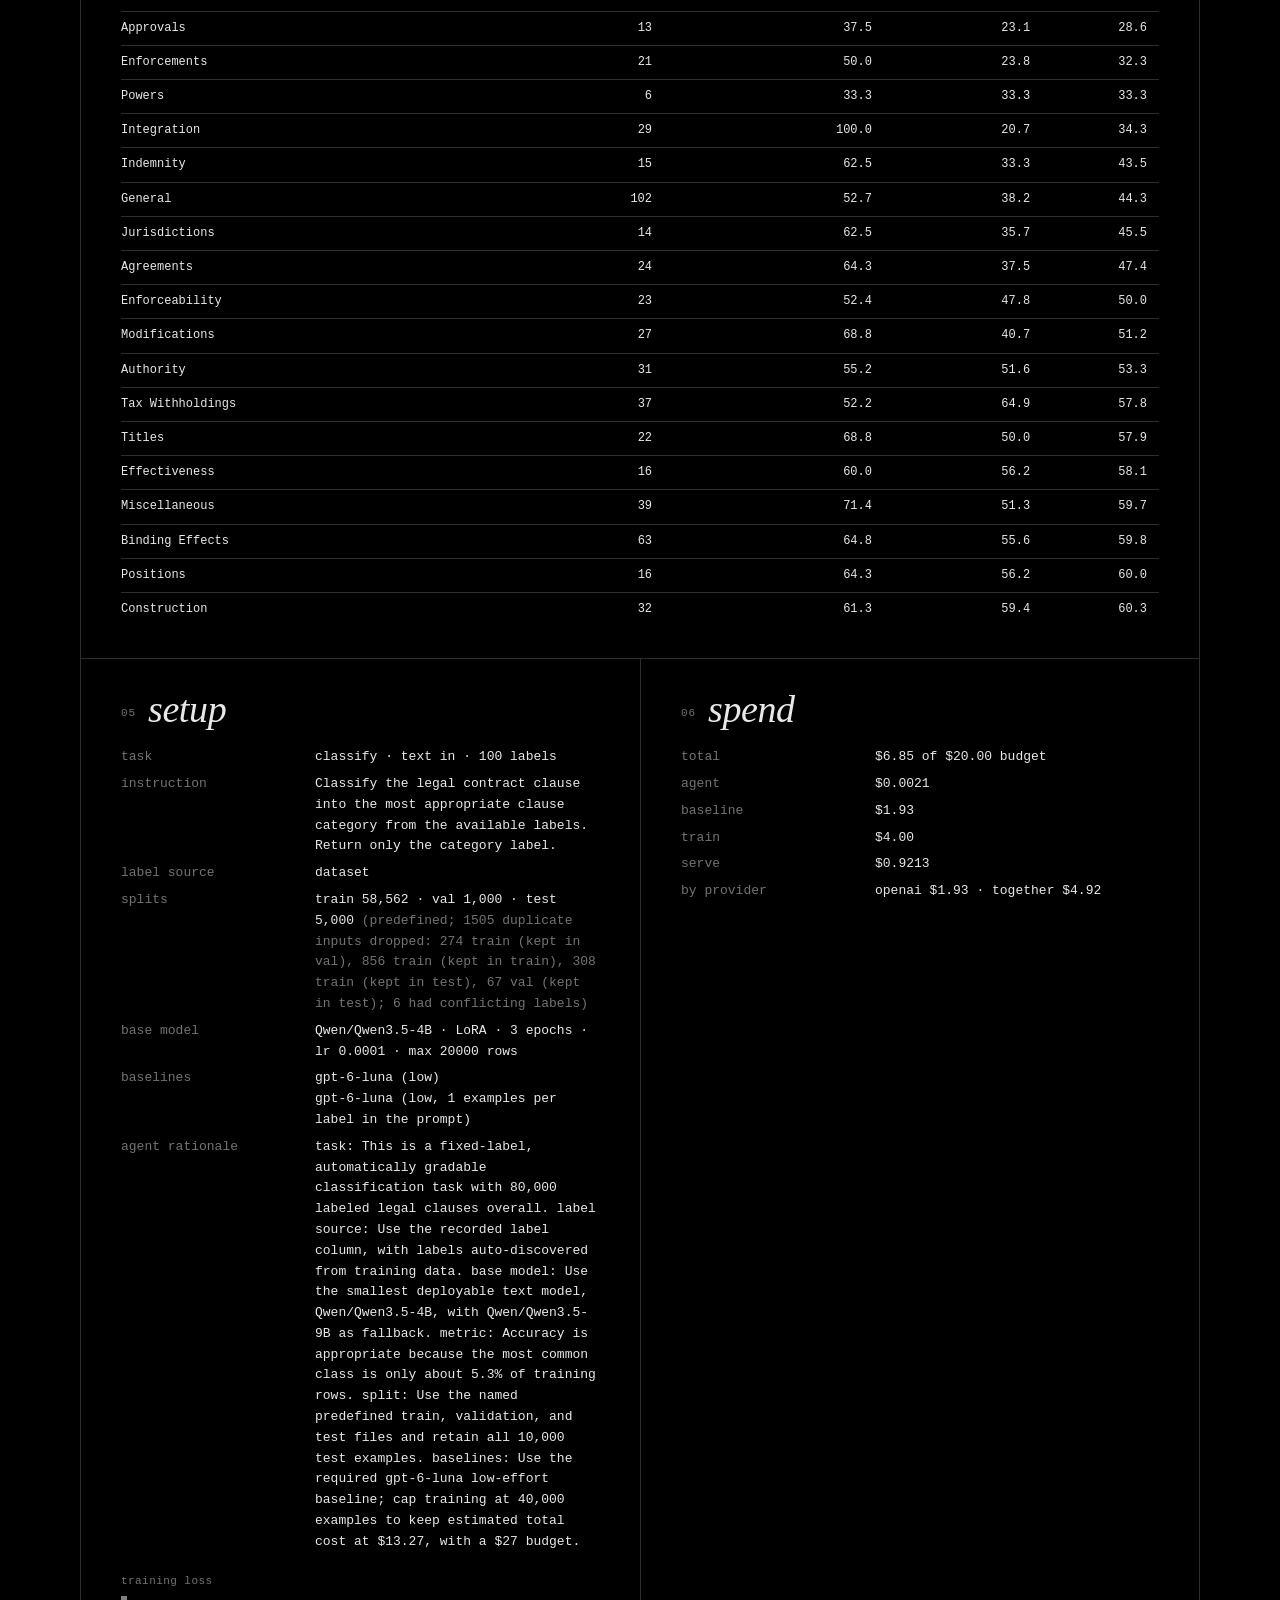
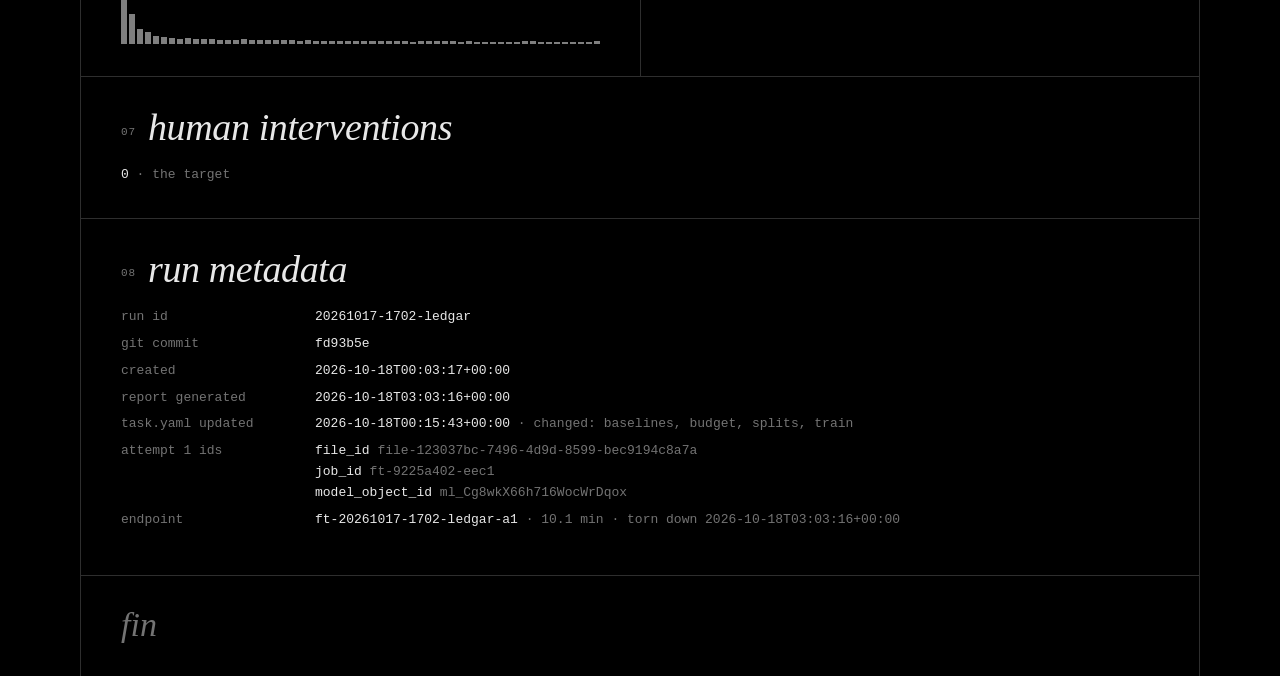
<file: demo/featured/ledgar.html>
<!doctype html>
<html lang="en">
<head>
<meta charset="utf-8">
<meta name="viewport" content="width=device-width, initial-scale=1">
<title>ledgar-clause-classification report</title>
<style>
  :root {
    --field: #000; --text: #e8e8e8; --dim: rgba(255,255,255,.45); --rule: rgba(255,255,255,.18);
    --wash: rgba(255,255,255,.06); --ascii: #3ddc84;
    --serif: "Instrument Serif", "Iowan Old Style", "Palatino Linotype", Palatino, Georgia, serif;
    --mono: "JetBrains Mono", ui-monospace, "SF Mono", Menlo, Consolas, monospace;
  }
  * { box-sizing: border-box; }
  html, body { margin: 0; background: var(--field); color: var(--text); }
  body { font: 13px/1.6 var(--mono); -webkit-text-size-adjust: 100%; }
  .page { max-width: 1120px; margin: 0 auto; border-left: 1px solid var(--rule); border-right: 1px solid var(--rule); }
  .cell { border-bottom: 1px solid var(--rule); padding: 32px 40px; }
  .head { display: grid; grid-template-columns: 1fr auto; gap: 24px; align-items: end; }
  h1 { font: italic 400 64px/0.95 var(--serif); letter-spacing: -0.02em; margin: 0; }
  h1 em, h2 em { color: var(--dim); font-style: normal; }
  h2 { font: italic 400 38px/0.95 var(--serif); letter-spacing: -0.01em; margin: 0 0 20px; }
  h2 .ix { font: 11px var(--mono); color: var(--dim); letter-spacing: .08em; margin-right: 12px; font-style: normal; vertical-align: middle; }
  .dim { color: var(--dim); }
  .small { font-size: 11px; letter-spacing: .04em; }
  pre.ascii { color: var(--ascii); font: 9px/9px var(--mono); margin: 0; opacity: .8; }
  .banner { border-bottom: 1px solid var(--rule); padding: 10px 40px; background: var(--wash); font-size: 12px; }
  .verdict { font: 400 26px/1.25 var(--serif); margin: 0 0 14px; max-width: 46em; }
  .verdict b { font-weight: 400; font-style: italic; }
  .bar { font: italic 400 48px/1 var(--serif); letter-spacing: -0.01em; margin: 0 0 12px; }
  .bar em { color: var(--dim); font-style: normal; }
  .kv { display: grid; grid-template-columns: 170px 1fr; gap: 6px 24px; }
  .kv dt { color: var(--dim); }
  .kv dd { margin: 0; }
  .scroll { overflow-x: auto; -webkit-overflow-scrolling: touch; }
  table { border-collapse: collapse; width: 100%; font-size: 12px; }
  th { text-align: left; font-weight: 400; color: var(--dim); border-bottom: 1px solid var(--rule); padding: 6px 12px 6px 0; white-space: nowrap; }
  td { border-bottom: 1px solid var(--rule); padding: 7px 12px 7px 0; vertical-align: top; }
  td.n, th.n { text-align: right; font-variant-numeric: tabular-nums; white-space: nowrap; }
  tr.tuned td { background: var(--wash); }
  tr:last-child td { border-bottom: 0; }
  .ex { color: var(--dim); font-size: 11px; display: block; }
  td.nowrap { white-space: nowrap; }
  td.exs { min-width: 260px; }
  code, .code { font-family: var(--mono); white-space: pre-wrap; }
  .grid2 { display: grid; grid-template-columns: 1fr 1fr; }
  .grid2 > .cell + .cell { border-left: 1px solid var(--rule); }
  .bars { display: flex; align-items: flex-end; gap: 2px; height: 48px; }
  .bars span { flex: 1; background: var(--text); opacity: .55; min-width: 2px; }
  .fin { font: italic 400 34px/1 var(--serif); color: var(--dim); }
  @media (max-width: 720px) {
    .cell { padding: 24px 16px; }
    .banner { padding: 10px 16px; }
    .head { grid-template-columns: 1fr; }
    .head pre.ascii { display: none; }
    h1 { font-size: 44px; }
    h2 { font-size: 30px; }
    .bar { font-size: 38px; }
    .kv { grid-template-columns: 1fr; gap: 0 0; }
    .kv dd { margin-bottom: 8px; }
    .grid2 { grid-template-columns: 1fr; }
    .grid2 > .cell + .cell { border-left: 0; }
  }
</style>
</head>
<body>
<div class="page">

  <header class="cell head">
    <div>
      <div class="dim small">ft report · 20261017-1702-ledgar</div>
      <h1>ledgar-clause-classification<em>.</em></h1>
<div class="dim" style="margin-top:12px">Classify legal contract clauses into their recorded clause categories.</div>    </div>
<pre class="ascii" aria-hidden="true">$ @ # % ? $ N
# $ ? @ N % $
% N $ # @ ? #
@ ? % $ # N @</pre>
  </header>

  <section class="cell">
    <h2><span class="ix">01</span>verdict</h2>
      <p class="bar">passed the bar<em>.</em></p>
      <p class="verdict">Val accuracy 82.2, needed 72.5 (within 2.0 points of gpt-6-luna (low), which scored 74.5 on val).</p>
      <p class="dim small" style="margin:20px 0 4px">on the test set</p>
      <p class="verdict">Tuned Qwen3.5-4B scored 84.1 vs gpt-6-luna (low)&#39;s 73.6 accuracy on 5,000 test examples: it beat gpt-6-luna (low) by 10.4 points (difference +10.42 points, 95% CI [+9.32, +11.54]).</p>
      <div class="scroll" style="margin:4px 0 20px"><table>
        <thead><tr><th>tuned vs</th><th class="n">baseline</th><th class="n">difference</th><th class="n">95% ci</th><th>wording</th></tr></thead>
        <tbody>
          <tr><td class="nowrap">gpt-6-luna (low)</td><td class="n">73.6</td><td class="n">+10.42</td><td class="n dim">+9.32 to +11.54</td><td>beat by 10.4 points</td></tr>
          <tr><td class="nowrap">gpt-6-luna (low, 1-shot)</td><td class="n">73.4</td><td class="n">+10.62</td><td class="n dim">+9.44 to +11.78</td><td>beat by 10.6 points</td></tr>
        </tbody>
      </table></div>
      <dl class="kv">
        <dt>pass bar</dt>
        <dd class="dim">decided on val only; test numbers never feed a decision.</dd>
        <dt>wording rule</dt>
        <dd class="dim">"beat" / "fell short" only when the 95% CI of the paired test difference excludes 0; otherwise "ahead by" / "behind by", not statistically significant.</dd>
      </dl>
  </section>

  <section class="cell">
    <h2><span class="ix">02</span>comparison</h2>
    <div class="scroll"><table>
      <thead><tr>
        <th>model</th><th class="n">accuracy</th><th class="n">95% ci</th>
<th class="n">macro f1</th>        <th class="n">invalid</th><th class="n">p50 ms</th><th class="n">p95 ms</th>
        <th class="n">$ / 1k req</th><th class="n">break-even / day</th>
      </tr></thead>
      <tbody>
        <tr class="baseline">
          <td class="nowrap">gpt-6-luna (low)</td>
          <td class="n">73.6</td>
          <td class="n dim">72.4–74.8</td>
<td class="n">60.0</td>          <td class="n">0.0%</td>
          <td class="n">1,184</td><td class="n">1,998</td>
          <td class="n">$0.1058</td>
          <td class="n">1,245,957</td>
        </tr>
        <tr class="baseline">
          <td class="nowrap">gpt-6-luna (low, 1-shot)</td>
          <td class="n">73.4</td>
          <td class="n dim">72.3–74.7</td>
<td class="n">61.6</td>          <td class="n">0.0%</td>
          <td class="n">1,479</td><td class="n">2,544</td>
          <td class="n">$0.2152</td>
          <td class="n">612,239</td>
        </tr>
        <tr class="tuned">
          <td class="nowrap">tuned Qwen3.5-4B (attempt 1)</td>
          <td class="n">84.1</td>
          <td class="n dim">82.9–85.0</td>
<td class="n">73.6</td>          <td class="n">0.2%</td>
          <td class="n">482</td><td class="n">607</td>
          <td class="n">$0.0457</td>
          <td class="n">—</td>
        </tr>
      </tbody>
    </table></div>
    <p class="dim small" style="margin:16px 0 0">
      all numbers on the test set. baseline $ / 1k = actual spend per request × 1,000 (caching as observed).
      tuned $ / 1k = endpoint hourly rate ÷ measured throughput at concurrency 16, i.e. full utilization only.
      break-even = requests per day at which a 24/7 endpoint costs the same as calling that baseline.
    </p>
  </section>

  <section class="cell">
    <h2><span class="ix">03</span>attempts <em class="small">(val)</em></h2>
    <div class="scroll"><table>
      <thead><tr><th>#</th><th>config change</th><th>base model</th><th class="n">val</th><th class="n">bar</th><th>result</th><th class="n">test</th><th>reasoning</th></tr></thead>
      <tbody>
        <tr class="tuned">
          <td class="nowrap">1 ·final</td>
          <td><span class="code">(as written)</span></td>
          <td class="nowrap">Qwen/Qwen3.5-4B</td>
          <td class="n">82.20</td><td class="n">72.50</td>
          <td>pass</td>
          <td class="n dim">84.06</td>
          <td class="dim">—</td>
        </tr>
      </tbody>
    </table></div>
    <p class="dim small" style="margin:10px 0 0">the final model is the best attempt on val; test is shown for information and never used to choose.</p>
  </section>

  <section class="cell">
    <h2><span class="ix">04</span>where it goes wrong</h2>
    <div class="scroll"><table>
      <thead><tr><th>expected</th><th>predicted</th><th class="n">count</th><th>examples</th></tr></thead>
      <tbody>
        <tr><td>Defined Terms</td><td>Definitions</td><td class="n">25</td>
          <td class="exs"><span class="ex">“Capitalized terms used but not defined herein shall have the meanings assigned to such terms in the Amended Credit Agreement.  The rules of interpretation set forth in Section 1.03 of the Original Credit Agreement are hereby incorporated by reference herein, mutatis mutandis .  As used herein, the t”</span><span class="ex">“The meaning of capitalized terms used in the Plan are set forth in Section 7.”</span><span class="ex">“For purposes of this Section 2.17 , the term “applicable law” includes FATCA.”</span></td></tr>
        <tr><td>Integration</td><td>Entire Agreements</td><td class="n">21</td>
          <td class="exs"><span class="ex">“This Agreement, together with the PIIA and the other documents referred to in this Agreement, represents the entire agreement and understanding between the parties as to the subject matter herein and supersedes all prior or contemporaneous agreements whether written or oral.  This Agreement may be m”</span><span class="ex">“This Agreement constitutes the entire agreement between the parties with respect to compensation, severance pay, benefits and accelerated vesting and supersedes in all respects all prior agreements between the parties concerning such subject matter, including without limitation any prior offer lette”</span><span class="ex">“Except as stated herein, this is the parties’ entire agreement on the subject matter hereof, superseding all prior representations, negotiations or agreements.”</span></td></tr>
        <tr><td>Applicable Laws</td><td>Governing Laws</td><td class="n">19</td>
          <td class="exs"><span class="ex">“THIS AMENDMENT AND ANY CLAIMS, CONTROVERSY, DISPUTE OR CAUSES OF ACTION (WHETHER IN CONTRACT OR TORT OR OTHERWISE) BASED UPON, ARISING OUT OF OR RELATING TO THIS AMENDMENT SHALL BE CONSTRUED IN ACCORDANCE WITH AND GOVERNED BY THE LAWS OF THE STATE OF NEW YORK.”</span><span class="ex">“To the extent not preempted by the laws of the United States, the laws of the State of California (without regard to the choice of law rules) shall be the controlling law in all matters relating to the Plan.”</span><span class="ex">“This Agreement is entered into under, and shall be governed for all purposes, by the laws of the State of Texas, without regard to its conflicts of law principles.”</span></td></tr>
        <tr><td>Withholdings</td><td>Tax Withholdings</td><td class="n">16</td>
          <td class="exs"><span class="ex">“Marsh &amp; McLennan Companies and/or your employer shall have the power and the right to deduct and withhold from the Award and other compensation or to require you to remit to Marsh &amp; McLennan Companies and/or to your employer, an amount sufficient to satisfy any taxes that Marsh &amp; McLennan Companies ”</span><span class="ex">“There shall be deducted from each payment made under the Plan or other compensation payable to the Participant all taxes which are required to be withheld by the Company in respect to such payment under this Plan. The Company shall have the right to reduce any payment (or other compensation) by the ”</span><span class="ex">“The Participant shall be required to pay to the Employer, or make other arrangements satisfactory to the Employer to provide for the payment of, any federal, state, local or other taxes that the Employer is required to withhold with respect to the grant, vesting and redemption of the Restricted Stoc”</span></td></tr>
        <tr><td>Binding Effects</td><td>Successors</td><td class="n">14</td>
          <td class="exs"><span class="ex">“The provisions of this Agreement shall be binding upon and inure to the benefit of the parties and their respective successors and assigns.”</span><span class="ex">“Subject to the limitations stated above and in the Plan, this Agreement shall be binding upon Participant and his or her successors in interest and the successors of the Company.”</span><span class="ex">“This Agreement shall be binding upon and inure to the benefit of any successors to the Company and all persons lawfully claiming under Director.”</span></td></tr>
        <tr><td>General</td><td>Payments</td><td class="n">12</td>
          <td class="exs"><span class="ex">“Payments of vested accrued benefits to Pre-2005 Plan II Beneficiaries from the Trust shall be made in accordance with the distribution event specified by the Participant in the Deferral Election between the Company and the Participant (the “Distribution Event”). Except as otherwise expressly provide”</span><span class="ex">“Each Loan Party shall make each payment required to be made by it hereunder or under any other Loan Document (whether of principal of Loans, L/C Borrowings, interest or fees, or of amounts payable under Sections 3.4 , 3.5 , 3.6 or 10.3 , or otherwise) prior to 12:00 noon on the date when due, in imm”</span><span class="ex">“RUS and FFB understand and agree that RUS, in its combined capacity as both bond servicer and guarantor of the Bond, shall pay to FFB all amounts due and owing under the Bond, when and as those amounts are due and payable under the terms of the Bond.”</span></td></tr>
        <tr><td>Warranties</td><td>Representations</td><td class="n">11</td>
          <td class="exs"><span class="ex">“The representations and warranties contained in Article VI shall be true and correct in all material respects (except to the extent any such representation and warranty is qualified by materiality or reference to Material Adverse Effect, in which case, such representation and warranty shall be true,”</span><span class="ex">“Seller represents and warrants that (i) to its knowledge, it holds good and marketable title in fee simple to the Property, (ii) all closing documents signed by Seller will be valid, authorized and binding upon Seller, (iii) to its knowledge, no outstanding contracts, fees, debts or liens exist on t”</span><span class="ex">“(a)  Borrower represents, warrants and covenants that (i) Borrower has directed all Tenants under the Leases to mail all checks and wire all funds with respect to any payments due under such Leases directly to the Collection Account pursuant to the terms of the Original Loan Agreement, and (ii) Borr”</span></td></tr>
        <tr><td>Tax Withholdings</td><td>Withholdings</td><td class="n">11</td>
          <td class="exs"><span class="ex">“The Recipient acknowledges and agrees that the Company may require the Recipient to pay, or may withhold from sums owed by the Company to the Recipient, any amount necessary to comply with the minimum applicable withholding requirements that the Company deems necessary to comply with any federal, st”</span><span class="ex">“Notwithstanding anything else herein to the contrary, the Company may withhold (or cause there to be withheld, as the case may be) from any amounts otherwise due or payable under or pursuant to this Agreement such federal, state and local income, employment, or other taxes as may be required to be w”</span><span class="ex">“All compensation payable under this Agreement will be subject to applicable tax withholding and other required or authorized deductions.”</span></td></tr>
        <tr><td>Successors</td><td>Binding Effects</td><td class="n">11</td>
          <td class="exs"><span class="ex">“This Agreement and all the terms and provisions hereof shall be binding upon and shall inure to the benefit of the parties hereto and their respective legal representatives, heirs and successors, except as expressly herein otherwise provided.”</span><span class="ex">“This Agreement shall be binding upon, and inure to the benefit of, the parties hereto and their respective heirs, representatives and successors.”</span><span class="ex">“Acer and Key Employee understand and expressly agree that this Agreement shall bind and benefit the heirs, partners, successors, employees, directors, stockholders, officers, attorneys, affiliates, predecessors, representatives and assigns of Acer and Key Employee.”</span></td></tr>
        <tr><td>Remedies</td><td>Specific Performance</td><td class="n">11</td>
          <td class="exs"><span class="ex">“The Executive acknowledges and agrees that the Company has a legitimate interest in protecting and in preventing the Executive from violating this Agreement. The Executive further acknowledges that the Company would be immediately and irreparably harmed, and that such harm would not be readily susce”</span><span class="ex">“Notwithstanding Section 5, the Company acknowledges and agrees that any failure by the Company to comply with its obligations under Sections 3 and 4 hereof may result in material irreparable injury to the Initial Purchaser or the Holders for which there is no adequate remedy at law, that it will not”</span><span class="ex">“In addition to being entitled to exercise all rights provided herein or granted by law, including recovery of damages, each of the Purchasers and the Company will be entitled to specific performance under this Agreement.  The parties agree that monetary damages may not be adequate compensation for a”</span></td></tr>
      </tbody>
    </table></div>
    <p class="dim small" style="margin:24px 0 8px">weakest classes (tuned, test)</p>
    <div class="scroll"><table>
      <thead><tr><th>label</th><th class="n">support</th><th class="n">precision</th><th class="n">recall</th><th class="n">f1</th></tr></thead>
      <tbody>
        <tr><td>Venues</td><td class="n">10</td><td class="n">0.0</td><td class="n">0.0</td><td class="n">0.0</td></tr>
        <tr><td>Assigns</td><td class="n">2</td><td class="n">0.0</td><td class="n">0.0</td><td class="n">0.0</td></tr>
        <tr><td>Qualifications</td><td class="n">2</td><td class="n">0.0</td><td class="n">0.0</td><td class="n">0.0</td></tr>
        <tr><td>Books</td><td class="n">1</td><td class="n">0.0</td><td class="n">0.0</td><td class="n">0.0</td></tr>
        <tr><td>Defined Terms</td><td class="n">28</td><td class="n">66.7</td><td class="n">7.1</td><td class="n">12.9</td></tr>
        <tr><td>Applicable Laws</td><td class="n">27</td><td class="n">100.0</td><td class="n">7.4</td><td class="n">13.8</td></tr>
        <tr><td>Costs</td><td class="n">8</td><td class="n">20.0</td><td class="n">12.5</td><td class="n">15.4</td></tr>
        <tr><td>Approvals</td><td class="n">13</td><td class="n">37.5</td><td class="n">23.1</td><td class="n">28.6</td></tr>
        <tr><td>Enforcements</td><td class="n">21</td><td class="n">50.0</td><td class="n">23.8</td><td class="n">32.3</td></tr>
        <tr><td>Powers</td><td class="n">6</td><td class="n">33.3</td><td class="n">33.3</td><td class="n">33.3</td></tr>
        <tr><td>Integration</td><td class="n">29</td><td class="n">100.0</td><td class="n">20.7</td><td class="n">34.3</td></tr>
        <tr><td>Indemnity</td><td class="n">15</td><td class="n">62.5</td><td class="n">33.3</td><td class="n">43.5</td></tr>
        <tr><td>General</td><td class="n">102</td><td class="n">52.7</td><td class="n">38.2</td><td class="n">44.3</td></tr>
        <tr><td>Jurisdictions</td><td class="n">14</td><td class="n">62.5</td><td class="n">35.7</td><td class="n">45.5</td></tr>
        <tr><td>Agreements</td><td class="n">24</td><td class="n">64.3</td><td class="n">37.5</td><td class="n">47.4</td></tr>
        <tr><td>Enforceability</td><td class="n">23</td><td class="n">52.4</td><td class="n">47.8</td><td class="n">50.0</td></tr>
        <tr><td>Modifications</td><td class="n">27</td><td class="n">68.8</td><td class="n">40.7</td><td class="n">51.2</td></tr>
        <tr><td>Authority</td><td class="n">31</td><td class="n">55.2</td><td class="n">51.6</td><td class="n">53.3</td></tr>
        <tr><td>Tax Withholdings</td><td class="n">37</td><td class="n">52.2</td><td class="n">64.9</td><td class="n">57.8</td></tr>
        <tr><td>Titles</td><td class="n">22</td><td class="n">68.8</td><td class="n">50.0</td><td class="n">57.9</td></tr>
        <tr><td>Effectiveness</td><td class="n">16</td><td class="n">60.0</td><td class="n">56.2</td><td class="n">58.1</td></tr>
        <tr><td>Miscellaneous</td><td class="n">39</td><td class="n">71.4</td><td class="n">51.3</td><td class="n">59.7</td></tr>
        <tr><td>Binding Effects</td><td class="n">63</td><td class="n">64.8</td><td class="n">55.6</td><td class="n">59.8</td></tr>
        <tr><td>Positions</td><td class="n">16</td><td class="n">64.3</td><td class="n">56.2</td><td class="n">60.0</td></tr>
        <tr><td>Construction</td><td class="n">32</td><td class="n">61.3</td><td class="n">59.4</td><td class="n">60.3</td></tr>
      </tbody>
    </table></div>
  </section>


  <div class="grid2">
    <section class="cell">
      <h2><span class="ix">05</span>setup</h2>
      <dl class="kv">
        <dt>task</dt><dd>classify · text in · 100 labels</dd>
        <dt>instruction</dt><dd>Classify the legal contract clause into the most appropriate clause category from the available labels. Return only the category label.</dd>
        <dt>label source</dt><dd>dataset</dd>
        <dt>splits</dt><dd>train 58,562 · val 1,000 · test 5,000 <span class="dim">(predefined; 1505 duplicate inputs dropped: 274 train (kept in val), 856 train (kept in train), 308 train (kept in test), 67 val (kept in test); 6 had conflicting labels)</span></dd>
        <dt>base model</dt><dd>Qwen/Qwen3.5-4B · LoRA · 3 epochs · lr 0.0001 · max 20000 rows</dd>
        <dt>baselines</dt><dd>gpt-6-luna (low)<br>gpt-6-luna (low, 1 examples per label in the prompt)</dd>
<dt>agent rationale</dt><dd>task: This is a fixed-label, automatically gradable classification task with 80,000 labeled legal clauses overall. label source: Use the recorded label column, with labels auto-discovered from training data. base model: Use the smallest deployable text model, Qwen/Qwen3.5-4B, with Qwen/Qwen3.5-9B as fallback. metric: Accuracy is appropriate because the most common class is only about 5.3% of training rows. split: Use the named predefined train, validation, and test files and retain all 10,000 test examples. baselines: Use the required gpt-6-luna low-effort baseline; cap training at 40,000 examples to keep estimated total cost at $13.27, with a $27 budget. </dd>      </dl>
      <p class="dim small" style="margin:20px 0 6px">training loss</p>
      <div class="bars"><span style="height:100.0%"></span><span style="height:63.5%"></span><span style="height:31.7%"></span><span style="height:24.8%"></span><span style="height:17.0%"></span><span style="height:15.6%"></span><span style="height:12.6%"></span><span style="height:12.0%"></span><span style="height:12.6%"></span><span style="height:11.6%"></span><span style="height:10.6%"></span><span style="height:11.1%"></span><span style="height:9.4%"></span><span style="height:9.2%"></span><span style="height:8.7%"></span><span style="height:10.0%"></span><span style="height:7.9%"></span><span style="height:9.0%"></span><span style="height:8.7%"></span><span style="height:9.3%"></span><span style="height:8.6%"></span><span style="height:8.1%"></span><span style="height:7.3%"></span><span style="height:8.7%"></span><span style="height:6.7%"></span><span style="height:6.6%"></span><span style="height:6.8%"></span><span style="height:7.1%"></span><span style="height:7.2%"></span><span style="height:6.9%"></span><span style="height:7.0%"></span><span style="height:7.8%"></span><span style="height:6.2%"></span><span style="height:6.2%"></span><span style="height:6.3%"></span><span style="height:6.7%"></span><span style="height:5.6%"></span><span style="height:6.3%"></span><span style="height:6.3%"></span><span style="height:6.8%"></span><span style="height:6.5%"></span><span style="height:6.2%"></span><span style="height:5.7%"></span><span style="height:7.0%"></span><span style="height:5.1%"></span><span style="height:5.6%"></span><span style="height:5.2%"></span><span style="height:5.3%"></span><span style="height:5.3%"></span><span style="height:5.2%"></span><span style="height:5.8%"></span><span style="height:6.2%"></span><span style="height:5.0%"></span><span style="height:5.5%"></span><span style="height:5.1%"></span><span style="height:5.6%"></span><span style="height:4.9%"></span><span style="height:5.4%"></span><span style="height:5.3%"></span><span style="height:5.8%"></span></div>
    </section>
    <section class="cell">
      <h2><span class="ix">06</span>spend</h2>
      <dl class="kv">
        <dt>total</dt><dd>$6.85 of $20.00 budget</dd>
<dt>agent</dt><dd>$0.0021</dd><dt>baseline</dt><dd>$1.93</dd><dt>train</dt><dd>$4.00</dd><dt>serve</dt><dd>$0.9213</dd>        <dt>by provider</dt><dd>openai $1.93 · together $4.92</dd>
      </dl>
    </section>
  </div>


  <section class="cell">
    <h2><span class="ix">07</span>human interventions</h2>
    <p style="margin:0">0 <span class="dim">· the target</span></p>
  </section>

  <section class="cell">
    <h2><span class="ix">08</span>run metadata</h2>
    <dl class="kv">
      <dt>run id</dt><dd>20261017-1702-ledgar</dd>
      <dt>git commit</dt><dd>fd93b5e</dd>
      <dt>created</dt><dd>2026-10-18T00:03:17+00:00</dd>
      <dt>report generated</dt><dd>2026-10-18T03:03:16+00:00</dd>
      <dt>task.yaml updated</dt><dd>2026-10-18T00:15:43+00:00 <span class="dim">· changed: baselines, budget, splits, train</span></dd>
      <dt>attempt 1 ids</dt><dd>file_id <span class="dim">file-123037bc-7496-4d9d-8599-bec9194c8a7a</span><br>job_id <span class="dim">ft-9225a402-eec1</span><br>model_object_id <span class="dim">ml_Cg8wkX66h716WocWrDqox</span></dd>
      <dt>endpoint</dt><dd>ft-20261017-1702-ledgar-a1 <span class="dim">· 10.1 min · torn down 2026-10-18T03:03:16+00:00</span></dd>
    </dl>
  </section>

  <footer class="cell"><span class="fin">fin</span></footer>
</div>
</body>
</html>
</file>
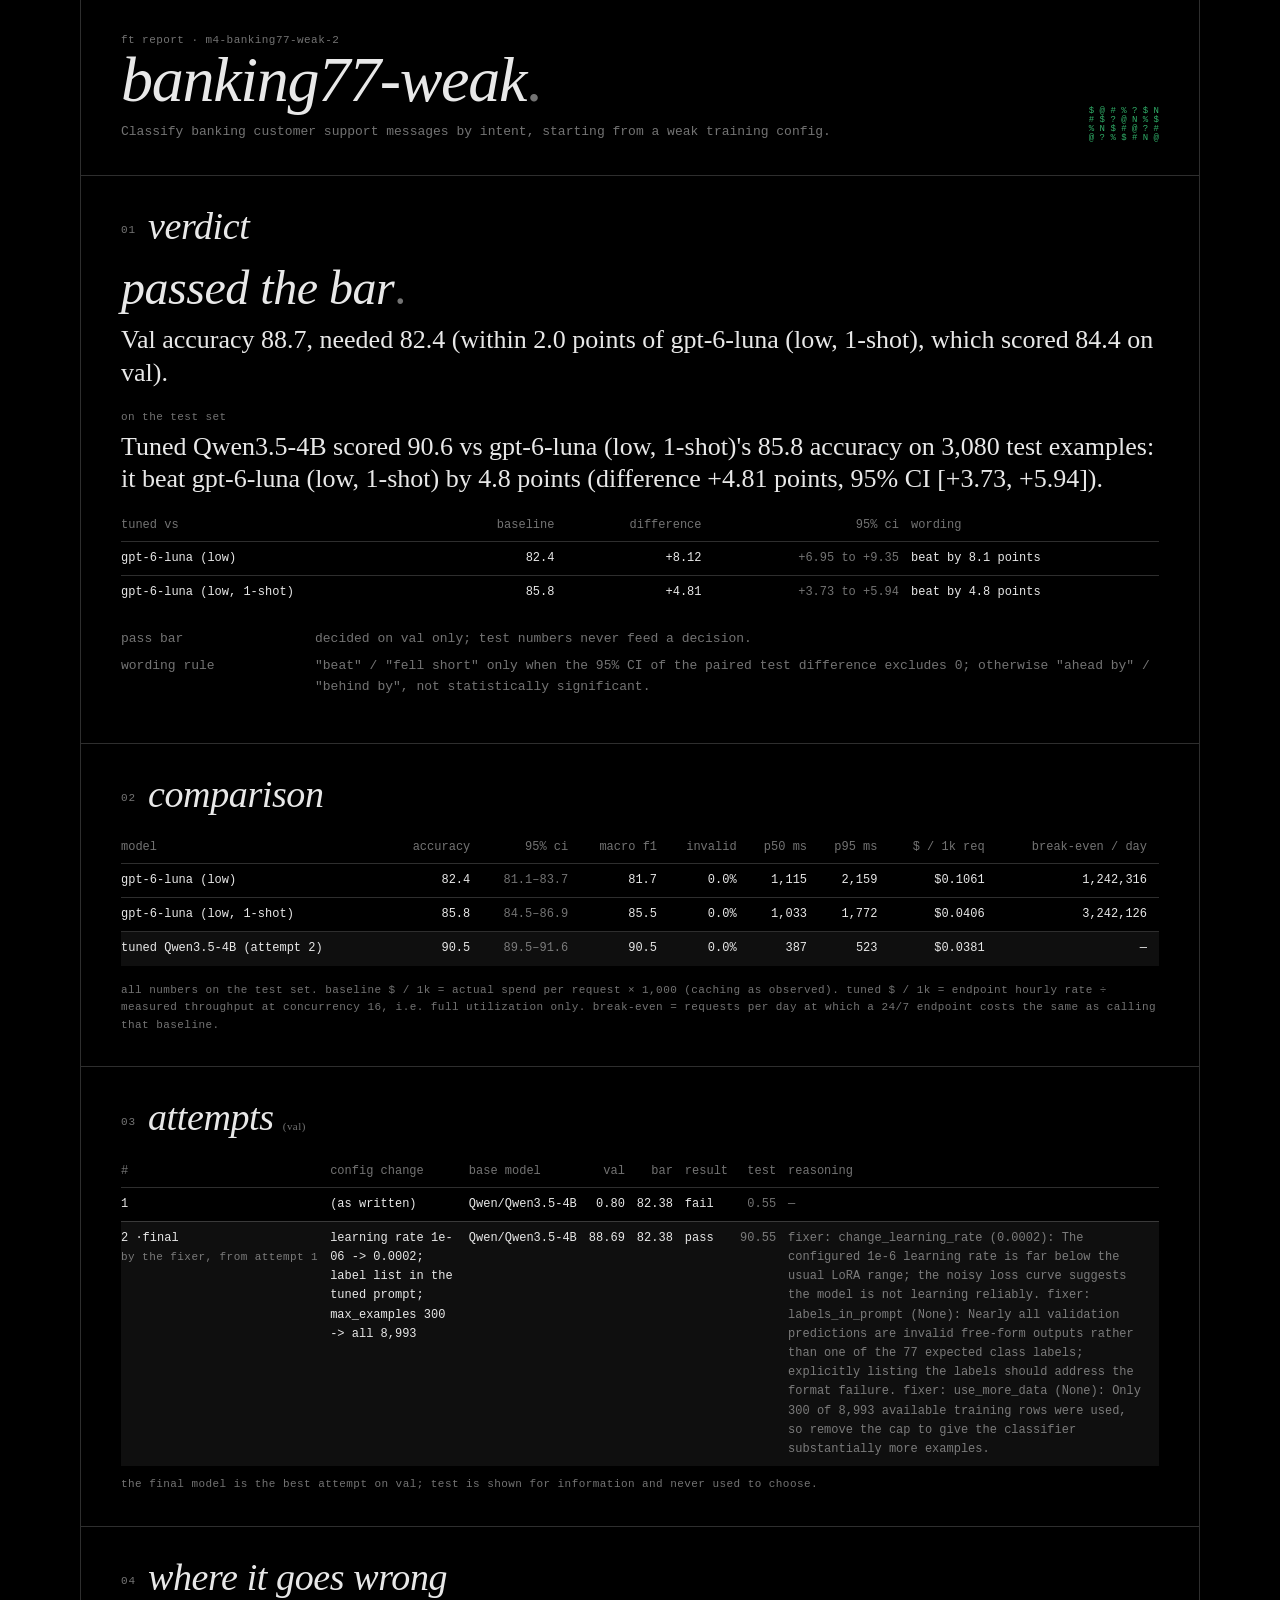
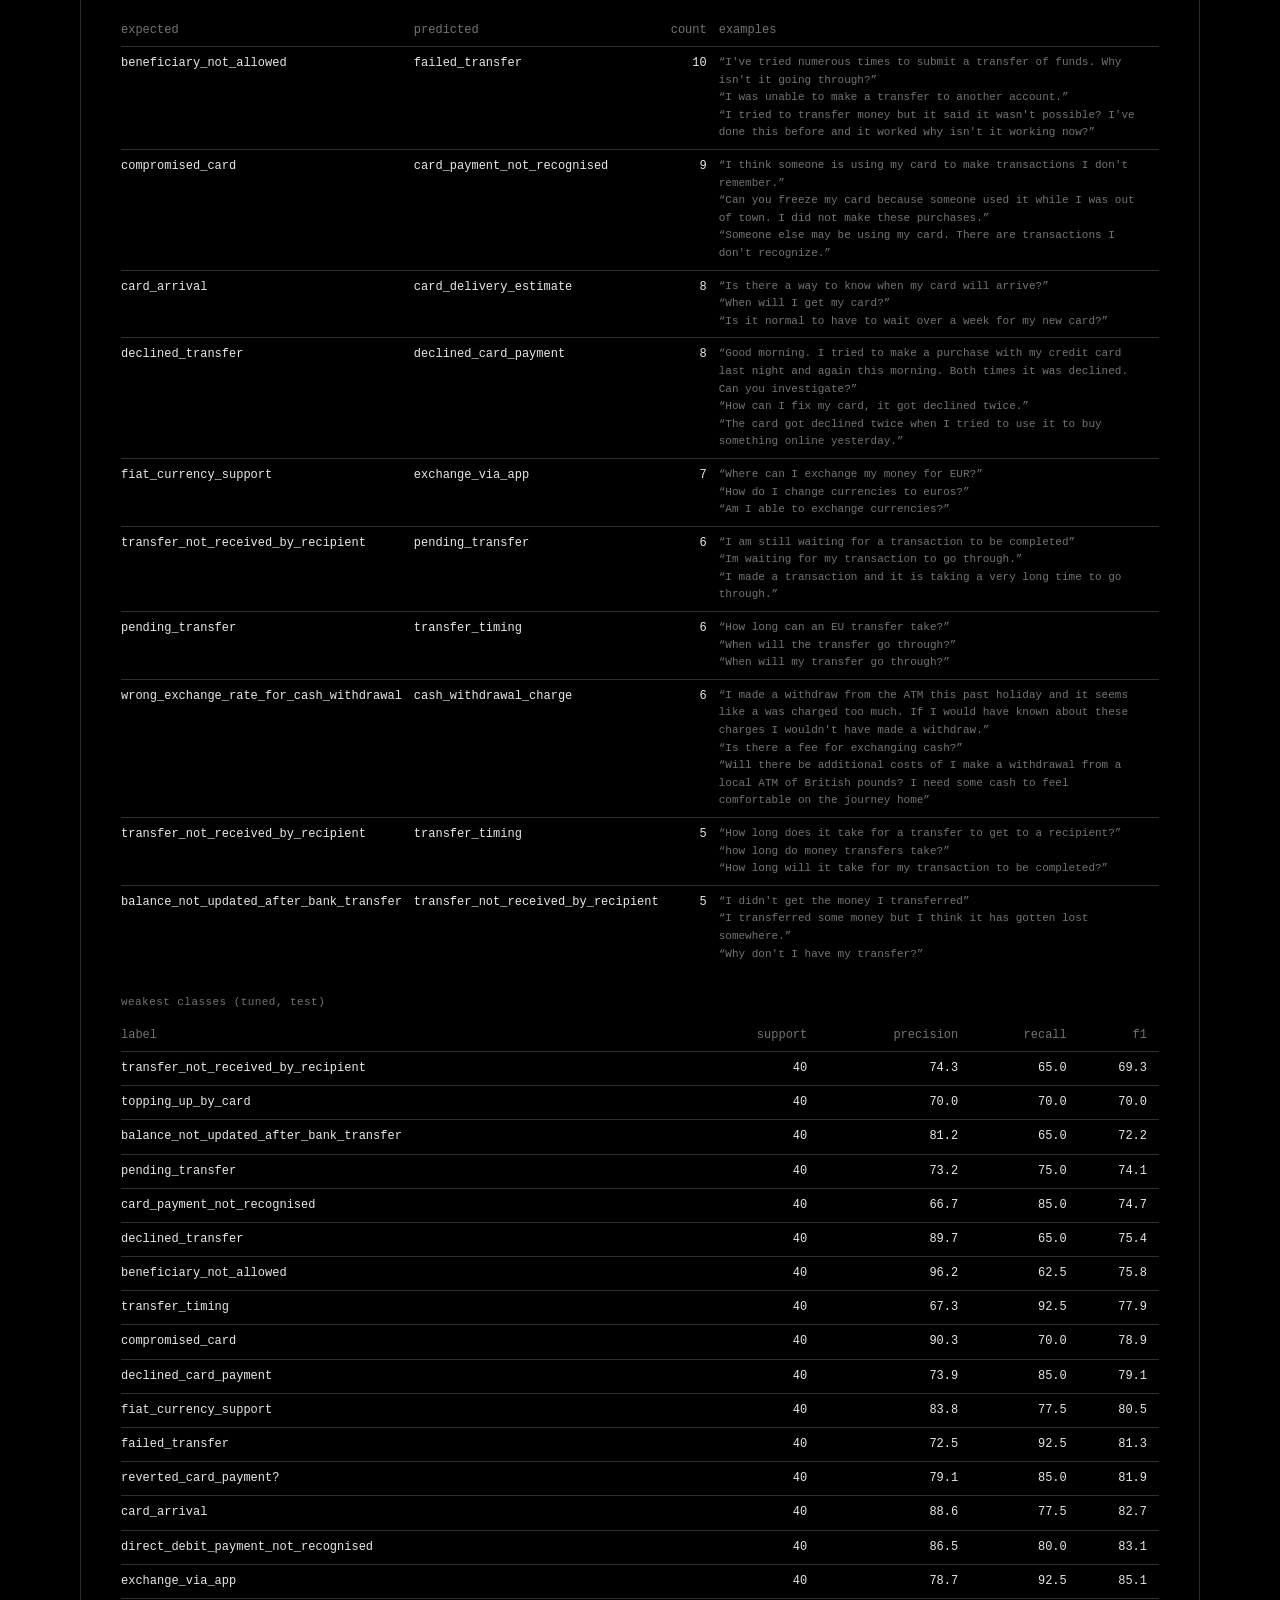
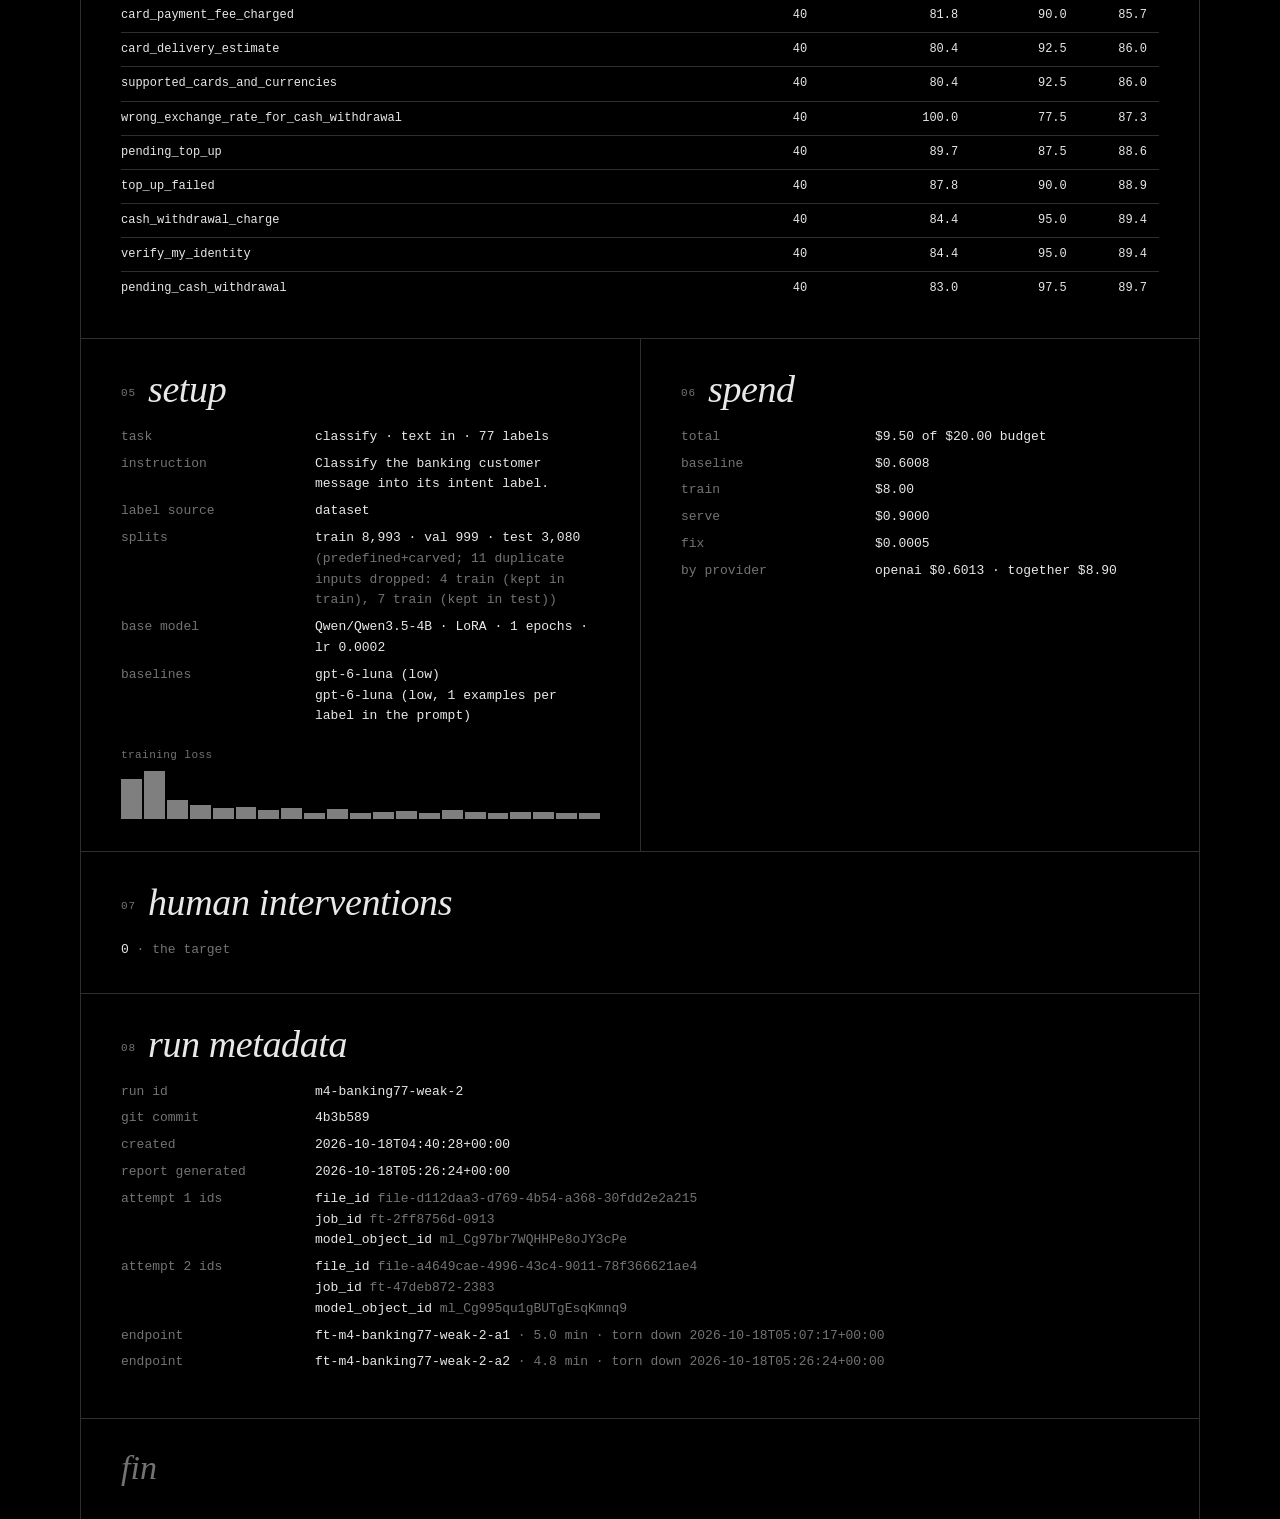
<file: demo/featured/self-healing.html>
<!doctype html>
<html lang="en">
<head>
<meta charset="utf-8">
<meta name="viewport" content="width=device-width, initial-scale=1">
<title>banking77-weak report</title>
<style>
  :root {
    --field: #000; --text: #e8e8e8; --dim: rgba(255,255,255,.45); --rule: rgba(255,255,255,.18);
    --wash: rgba(255,255,255,.06); --ascii: #3ddc84;
    --serif: "Instrument Serif", "Iowan Old Style", "Palatino Linotype", Palatino, Georgia, serif;
    --mono: "JetBrains Mono", ui-monospace, "SF Mono", Menlo, Consolas, monospace;
  }
  * { box-sizing: border-box; }
  html, body { margin: 0; background: var(--field); color: var(--text); }
  body { font: 13px/1.6 var(--mono); -webkit-text-size-adjust: 100%; }
  .page { max-width: 1120px; margin: 0 auto; border-left: 1px solid var(--rule); border-right: 1px solid var(--rule); }
  .cell { border-bottom: 1px solid var(--rule); padding: 32px 40px; }
  .head { display: grid; grid-template-columns: 1fr auto; gap: 24px; align-items: end; }
  h1 { font: italic 400 64px/0.95 var(--serif); letter-spacing: -0.02em; margin: 0; }
  h1 em, h2 em { color: var(--dim); font-style: normal; }
  h2 { font: italic 400 38px/0.95 var(--serif); letter-spacing: -0.01em; margin: 0 0 20px; }
  h2 .ix { font: 11px var(--mono); color: var(--dim); letter-spacing: .08em; margin-right: 12px; font-style: normal; vertical-align: middle; }
  .dim { color: var(--dim); }
  .small { font-size: 11px; letter-spacing: .04em; }
  pre.ascii { color: var(--ascii); font: 9px/9px var(--mono); margin: 0; opacity: .8; }
  .banner { border-bottom: 1px solid var(--rule); padding: 10px 40px; background: var(--wash); font-size: 12px; }
  .verdict { font: 400 26px/1.25 var(--serif); margin: 0 0 14px; max-width: 46em; }
  .verdict b { font-weight: 400; font-style: italic; }
  .bar { font: italic 400 48px/1 var(--serif); letter-spacing: -0.01em; margin: 0 0 12px; }
  .bar em { color: var(--dim); font-style: normal; }
  .kv { display: grid; grid-template-columns: 170px 1fr; gap: 6px 24px; }
  .kv dt { color: var(--dim); }
  .kv dd { margin: 0; }
  .scroll { overflow-x: auto; -webkit-overflow-scrolling: touch; }
  table { border-collapse: collapse; width: 100%; font-size: 12px; }
  th { text-align: left; font-weight: 400; color: var(--dim); border-bottom: 1px solid var(--rule); padding: 6px 12px 6px 0; white-space: nowrap; }
  td { border-bottom: 1px solid var(--rule); padding: 7px 12px 7px 0; vertical-align: top; }
  td.n, th.n { text-align: right; font-variant-numeric: tabular-nums; white-space: nowrap; }
  tr.tuned td { background: var(--wash); }
  tr:last-child td { border-bottom: 0; }
  .ex { color: var(--dim); font-size: 11px; display: block; }
  td.nowrap { white-space: nowrap; }
  td.exs { min-width: 260px; }
  code, .code { font-family: var(--mono); white-space: pre-wrap; }
  .grid2 { display: grid; grid-template-columns: 1fr 1fr; }
  .grid2 > .cell + .cell { border-left: 1px solid var(--rule); }
  .bars { display: flex; align-items: flex-end; gap: 2px; height: 48px; }
  .bars span { flex: 1; background: var(--text); opacity: .55; min-width: 2px; }
  .fin { font: italic 400 34px/1 var(--serif); color: var(--dim); }
  @media (max-width: 720px) {
    .cell { padding: 24px 16px; }
    .banner { padding: 10px 16px; }
    .head { grid-template-columns: 1fr; }
    .head pre.ascii { display: none; }
    h1 { font-size: 44px; }
    h2 { font-size: 30px; }
    .bar { font-size: 38px; }
    .kv { grid-template-columns: 1fr; gap: 0 0; }
    .kv dd { margin-bottom: 8px; }
    .grid2 { grid-template-columns: 1fr; }
    .grid2 > .cell + .cell { border-left: 0; }
  }
</style>
</head>
<body>
<div class="page">

  <header class="cell head">
    <div>
      <div class="dim small">ft report · m4-banking77-weak-2</div>
      <h1>banking77-weak<em>.</em></h1>
<div class="dim" style="margin-top:12px">Classify banking customer support messages by intent, starting from a weak training config.</div>    </div>
<pre class="ascii" aria-hidden="true">$ @ # % ? $ N
# $ ? @ N % $
% N $ # @ ? #
@ ? % $ # N @</pre>
  </header>

  <section class="cell">
    <h2><span class="ix">01</span>verdict</h2>
      <p class="bar">passed the bar<em>.</em></p>
      <p class="verdict">Val accuracy 88.7, needed 82.4 (within 2.0 points of gpt-6-luna (low, 1-shot), which scored 84.4 on val).</p>
      <p class="dim small" style="margin:20px 0 4px">on the test set</p>
      <p class="verdict">Tuned Qwen3.5-4B scored 90.6 vs gpt-6-luna (low, 1-shot)&#39;s 85.8 accuracy on 3,080 test examples: it beat gpt-6-luna (low, 1-shot) by 4.8 points (difference +4.81 points, 95% CI [+3.73, +5.94]).</p>
      <div class="scroll" style="margin:4px 0 20px"><table>
        <thead><tr><th>tuned vs</th><th class="n">baseline</th><th class="n">difference</th><th class="n">95% ci</th><th>wording</th></tr></thead>
        <tbody>
          <tr><td class="nowrap">gpt-6-luna (low)</td><td class="n">82.4</td><td class="n">+8.12</td><td class="n dim">+6.95 to +9.35</td><td>beat by 8.1 points</td></tr>
          <tr><td class="nowrap">gpt-6-luna (low, 1-shot)</td><td class="n">85.8</td><td class="n">+4.81</td><td class="n dim">+3.73 to +5.94</td><td>beat by 4.8 points</td></tr>
        </tbody>
      </table></div>
      <dl class="kv">
        <dt>pass bar</dt>
        <dd class="dim">decided on val only; test numbers never feed a decision.</dd>
        <dt>wording rule</dt>
        <dd class="dim">"beat" / "fell short" only when the 95% CI of the paired test difference excludes 0; otherwise "ahead by" / "behind by", not statistically significant.</dd>
      </dl>
  </section>

  <section class="cell">
    <h2><span class="ix">02</span>comparison</h2>
    <div class="scroll"><table>
      <thead><tr>
        <th>model</th><th class="n">accuracy</th><th class="n">95% ci</th>
<th class="n">macro f1</th>        <th class="n">invalid</th><th class="n">p50 ms</th><th class="n">p95 ms</th>
        <th class="n">$ / 1k req</th><th class="n">break-even / day</th>
      </tr></thead>
      <tbody>
        <tr class="baseline">
          <td class="nowrap">gpt-6-luna (low)</td>
          <td class="n">82.4</td>
          <td class="n dim">81.1–83.7</td>
<td class="n">81.7</td>          <td class="n">0.0%</td>
          <td class="n">1,115</td><td class="n">2,159</td>
          <td class="n">$0.1061</td>
          <td class="n">1,242,316</td>
        </tr>
        <tr class="baseline">
          <td class="nowrap">gpt-6-luna (low, 1-shot)</td>
          <td class="n">85.8</td>
          <td class="n dim">84.5–86.9</td>
<td class="n">85.5</td>          <td class="n">0.0%</td>
          <td class="n">1,033</td><td class="n">1,772</td>
          <td class="n">$0.0406</td>
          <td class="n">3,242,126</td>
        </tr>
        <tr class="tuned">
          <td class="nowrap">tuned Qwen3.5-4B (attempt 2)</td>
          <td class="n">90.5</td>
          <td class="n dim">89.5–91.6</td>
<td class="n">90.5</td>          <td class="n">0.0%</td>
          <td class="n">387</td><td class="n">523</td>
          <td class="n">$0.0381</td>
          <td class="n">—</td>
        </tr>
      </tbody>
    </table></div>
    <p class="dim small" style="margin:16px 0 0">
      all numbers on the test set. baseline $ / 1k = actual spend per request × 1,000 (caching as observed).
      tuned $ / 1k = endpoint hourly rate ÷ measured throughput at concurrency 16, i.e. full utilization only.
      break-even = requests per day at which a 24/7 endpoint costs the same as calling that baseline.
    </p>
  </section>

  <section class="cell">
    <h2><span class="ix">03</span>attempts <em class="small">(val)</em></h2>
    <div class="scroll"><table>
      <thead><tr><th>#</th><th>config change</th><th>base model</th><th class="n">val</th><th class="n">bar</th><th>result</th><th class="n">test</th><th>reasoning</th></tr></thead>
      <tbody>
        <tr class="">
          <td class="nowrap">1</td>
          <td><span class="code">(as written)</span></td>
          <td class="nowrap">Qwen/Qwen3.5-4B</td>
          <td class="n">0.80</td><td class="n">82.38</td>
          <td>fail</td>
          <td class="n dim">0.55</td>
          <td class="dim">—</td>
        </tr>
        <tr class="tuned">
          <td class="nowrap">2 ·final<br><span class="dim small">by the fixer, from attempt 1</span></td>
          <td>learning rate 1e-06 -&gt; 0.0002; label list in the tuned prompt; max_examples 300 -&gt; all 8,993</td>
          <td class="nowrap">Qwen/Qwen3.5-4B</td>
          <td class="n">88.69</td><td class="n">82.38</td>
          <td>pass</td>
          <td class="n dim">90.55</td>
          <td class="dim">fixer: change_learning_rate (0.0002): The configured 1e-6 learning rate is far below the usual LoRA range; the noisy loss curve suggests the model is not learning reliably. fixer: labels_in_prompt (None): Nearly all validation predictions are invalid free-form outputs rather than one of the 77 expected class labels; explicitly listing the labels should address the format failure. fixer: use_more_data (None): Only 300 of 8,993 available training rows were used, so remove the cap to give the classifier substantially more examples.</td>
        </tr>
      </tbody>
    </table></div>
    <p class="dim small" style="margin:10px 0 0">the final model is the best attempt on val; test is shown for information and never used to choose.</p>
  </section>

  <section class="cell">
    <h2><span class="ix">04</span>where it goes wrong</h2>
    <div class="scroll"><table>
      <thead><tr><th>expected</th><th>predicted</th><th class="n">count</th><th>examples</th></tr></thead>
      <tbody>
        <tr><td>beneficiary_not_allowed</td><td>failed_transfer</td><td class="n">10</td>
          <td class="exs"><span class="ex">“I&#39;ve tried numerous times to submit a transfer of funds. Why isn&#39;t it going through?”</span><span class="ex">“I was unable to make a transfer to another account.”</span><span class="ex">“I tried to transfer money but it said it wasn&#39;t possible? I&#39;ve done this before and it worked why isn&#39;t it working now?”</span></td></tr>
        <tr><td>compromised_card</td><td>card_payment_not_recognised</td><td class="n">9</td>
          <td class="exs"><span class="ex">“I think someone is using my card to make transactions I don&#39;t remember.”</span><span class="ex">“Can you freeze my card because someone used it while I was out of town. I did not make these purchases.”</span><span class="ex">“Someone else may be using my card.  There are transactions I don&#39;t recognize.”</span></td></tr>
        <tr><td>card_arrival</td><td>card_delivery_estimate</td><td class="n">8</td>
          <td class="exs"><span class="ex">“Is there a way to know when my card will arrive?”</span><span class="ex">“When will I get my card?”</span><span class="ex">“Is it normal to have to wait over a week for my new card?”</span></td></tr>
        <tr><td>declined_transfer</td><td>declined_card_payment</td><td class="n">8</td>
          <td class="exs"><span class="ex">“Good morning. I tried to make a purchase with my credit card last night and again this morning. Both times it was declined. Can you investigate?”</span><span class="ex">“How can I fix my card, it got declined twice.”</span><span class="ex">“The card got declined twice when I tried to use it to buy something online yesterday.”</span></td></tr>
        <tr><td>fiat_currency_support</td><td>exchange_via_app</td><td class="n">7</td>
          <td class="exs"><span class="ex">“Where can I exchange my money for EUR?”</span><span class="ex">“How do I change currencies to euros?”</span><span class="ex">“Am I able to exchange currencies?”</span></td></tr>
        <tr><td>transfer_not_received_by_recipient</td><td>pending_transfer</td><td class="n">6</td>
          <td class="exs"><span class="ex">“I am still waiting for a transaction to be completed”</span><span class="ex">“Im waiting for my transaction to go through.”</span><span class="ex">“I made a transaction and it is taking a very long time to go through.”</span></td></tr>
        <tr><td>pending_transfer</td><td>transfer_timing</td><td class="n">6</td>
          <td class="exs"><span class="ex">“How long can an EU transfer take?”</span><span class="ex">“When will the transfer go through?”</span><span class="ex">“When will my transfer go through?”</span></td></tr>
        <tr><td>wrong_exchange_rate_for_cash_withdrawal</td><td>cash_withdrawal_charge</td><td class="n">6</td>
          <td class="exs"><span class="ex">“I made a withdraw from the ATM this past holiday and it seems like a was charged too much. If I would have   known about these charges I wouldn&#39;t have made a withdraw.”</span><span class="ex">“Is there a fee for exchanging cash?”</span><span class="ex">“Will there be additional costs of I make a withdrawal from a local ATM of British pounds? I need some cash to feel comfortable on the journey home”</span></td></tr>
        <tr><td>transfer_not_received_by_recipient</td><td>transfer_timing</td><td class="n">5</td>
          <td class="exs"><span class="ex">“How long does it take for a transfer to get to a recipient?”</span><span class="ex">“how long do money transfers take?”</span><span class="ex">“How long will it take for my transaction to be completed?”</span></td></tr>
        <tr><td>balance_not_updated_after_bank_transfer</td><td>transfer_not_received_by_recipient</td><td class="n">5</td>
          <td class="exs"><span class="ex">“I didn&#39;t get the money I transferred”</span><span class="ex">“I transferred some money but I think it has gotten lost somewhere.”</span><span class="ex">“Why don&#39;t I have my transfer?”</span></td></tr>
      </tbody>
    </table></div>
    <p class="dim small" style="margin:24px 0 8px">weakest classes (tuned, test)</p>
    <div class="scroll"><table>
      <thead><tr><th>label</th><th class="n">support</th><th class="n">precision</th><th class="n">recall</th><th class="n">f1</th></tr></thead>
      <tbody>
        <tr><td>transfer_not_received_by_recipient</td><td class="n">40</td><td class="n">74.3</td><td class="n">65.0</td><td class="n">69.3</td></tr>
        <tr><td>topping_up_by_card</td><td class="n">40</td><td class="n">70.0</td><td class="n">70.0</td><td class="n">70.0</td></tr>
        <tr><td>balance_not_updated_after_bank_transfer</td><td class="n">40</td><td class="n">81.2</td><td class="n">65.0</td><td class="n">72.2</td></tr>
        <tr><td>pending_transfer</td><td class="n">40</td><td class="n">73.2</td><td class="n">75.0</td><td class="n">74.1</td></tr>
        <tr><td>card_payment_not_recognised</td><td class="n">40</td><td class="n">66.7</td><td class="n">85.0</td><td class="n">74.7</td></tr>
        <tr><td>declined_transfer</td><td class="n">40</td><td class="n">89.7</td><td class="n">65.0</td><td class="n">75.4</td></tr>
        <tr><td>beneficiary_not_allowed</td><td class="n">40</td><td class="n">96.2</td><td class="n">62.5</td><td class="n">75.8</td></tr>
        <tr><td>transfer_timing</td><td class="n">40</td><td class="n">67.3</td><td class="n">92.5</td><td class="n">77.9</td></tr>
        <tr><td>compromised_card</td><td class="n">40</td><td class="n">90.3</td><td class="n">70.0</td><td class="n">78.9</td></tr>
        <tr><td>declined_card_payment</td><td class="n">40</td><td class="n">73.9</td><td class="n">85.0</td><td class="n">79.1</td></tr>
        <tr><td>fiat_currency_support</td><td class="n">40</td><td class="n">83.8</td><td class="n">77.5</td><td class="n">80.5</td></tr>
        <tr><td>failed_transfer</td><td class="n">40</td><td class="n">72.5</td><td class="n">92.5</td><td class="n">81.3</td></tr>
        <tr><td>reverted_card_payment?</td><td class="n">40</td><td class="n">79.1</td><td class="n">85.0</td><td class="n">81.9</td></tr>
        <tr><td>card_arrival</td><td class="n">40</td><td class="n">88.6</td><td class="n">77.5</td><td class="n">82.7</td></tr>
        <tr><td>direct_debit_payment_not_recognised</td><td class="n">40</td><td class="n">86.5</td><td class="n">80.0</td><td class="n">83.1</td></tr>
        <tr><td>exchange_via_app</td><td class="n">40</td><td class="n">78.7</td><td class="n">92.5</td><td class="n">85.1</td></tr>
        <tr><td>card_payment_fee_charged</td><td class="n">40</td><td class="n">81.8</td><td class="n">90.0</td><td class="n">85.7</td></tr>
        <tr><td>card_delivery_estimate</td><td class="n">40</td><td class="n">80.4</td><td class="n">92.5</td><td class="n">86.0</td></tr>
        <tr><td>supported_cards_and_currencies</td><td class="n">40</td><td class="n">80.4</td><td class="n">92.5</td><td class="n">86.0</td></tr>
        <tr><td>wrong_exchange_rate_for_cash_withdrawal</td><td class="n">40</td><td class="n">100.0</td><td class="n">77.5</td><td class="n">87.3</td></tr>
        <tr><td>pending_top_up</td><td class="n">40</td><td class="n">89.7</td><td class="n">87.5</td><td class="n">88.6</td></tr>
        <tr><td>top_up_failed</td><td class="n">40</td><td class="n">87.8</td><td class="n">90.0</td><td class="n">88.9</td></tr>
        <tr><td>cash_withdrawal_charge</td><td class="n">40</td><td class="n">84.4</td><td class="n">95.0</td><td class="n">89.4</td></tr>
        <tr><td>verify_my_identity</td><td class="n">40</td><td class="n">84.4</td><td class="n">95.0</td><td class="n">89.4</td></tr>
        <tr><td>pending_cash_withdrawal</td><td class="n">40</td><td class="n">83.0</td><td class="n">97.5</td><td class="n">89.7</td></tr>
      </tbody>
    </table></div>
  </section>


  <div class="grid2">
    <section class="cell">
      <h2><span class="ix">05</span>setup</h2>
      <dl class="kv">
        <dt>task</dt><dd>classify · text in · 77 labels</dd>
        <dt>instruction</dt><dd>Classify the banking customer message into its intent label.</dd>
        <dt>label source</dt><dd>dataset</dd>
        <dt>splits</dt><dd>train 8,993 · val 999 · test 3,080 <span class="dim">(predefined+carved; 11 duplicate inputs dropped: 4 train (kept in train), 7 train (kept in test))</span></dd>
        <dt>base model</dt><dd>Qwen/Qwen3.5-4B · LoRA · 1 epochs · lr 0.0002</dd>
        <dt>baselines</dt><dd>gpt-6-luna (low)<br>gpt-6-luna (low, 1 examples per label in the prompt)</dd>
      </dl>
      <p class="dim small" style="margin:20px 0 6px">training loss</p>
      <div class="bars"><span style="height:81.8%"></span><span style="height:100.0%"></span><span style="height:39.7%"></span><span style="height:29.4%"></span><span style="height:22.9%"></span><span style="height:24.5%"></span><span style="height:19.1%"></span><span style="height:21.6%"></span><span style="height:12.4%"></span><span style="height:19.3%"></span><span style="height:11.6%"></span><span style="height:13.9%"></span><span style="height:15.1%"></span><span style="height:12.7%"></span><span style="height:18.4%"></span><span style="height:13.3%"></span><span style="height:12.2%"></span><span style="height:13.0%"></span><span style="height:13.1%"></span><span style="height:11.8%"></span><span style="height:11.5%"></span></div>
    </section>
    <section class="cell">
      <h2><span class="ix">06</span>spend</h2>
      <dl class="kv">
        <dt>total</dt><dd>$9.50 of $20.00 budget</dd>
<dt>baseline</dt><dd>$0.6008</dd><dt>train</dt><dd>$8.00</dd><dt>serve</dt><dd>$0.9000</dd><dt>fix</dt><dd>$0.0005</dd>        <dt>by provider</dt><dd>openai $0.6013 · together $8.90</dd>
      </dl>
    </section>
  </div>


  <section class="cell">
    <h2><span class="ix">07</span>human interventions</h2>
    <p style="margin:0">0 <span class="dim">· the target</span></p>
  </section>

  <section class="cell">
    <h2><span class="ix">08</span>run metadata</h2>
    <dl class="kv">
      <dt>run id</dt><dd>m4-banking77-weak-2</dd>
      <dt>git commit</dt><dd>4b3b589</dd>
      <dt>created</dt><dd>2026-10-18T04:40:28+00:00</dd>
      <dt>report generated</dt><dd>2026-10-18T05:26:24+00:00</dd>
      <dt>attempt 1 ids</dt><dd>file_id <span class="dim">file-d112daa3-d769-4b54-a368-30fdd2e2a215</span><br>job_id <span class="dim">ft-2ff8756d-0913</span><br>model_object_id <span class="dim">ml_Cg97br7WQHHPe8oJY3cPe</span></dd>
      <dt>attempt 2 ids</dt><dd>file_id <span class="dim">file-a4649cae-4996-43c4-9011-78f366621ae4</span><br>job_id <span class="dim">ft-47deb872-2383</span><br>model_object_id <span class="dim">ml_Cg995qu1gBUTgEsqKmnq9</span></dd>
      <dt>endpoint</dt><dd>ft-m4-banking77-weak-2-a1 <span class="dim">· 5.0 min · torn down 2026-10-18T05:07:17+00:00</span></dd>
      <dt>endpoint</dt><dd>ft-m4-banking77-weak-2-a2 <span class="dim">· 4.8 min · torn down 2026-10-18T05:26:24+00:00</span></dd>
    </dl>
  </section>

  <footer class="cell"><span class="fin">fin</span></footer>
</div>
</body>
</html>
</file>
